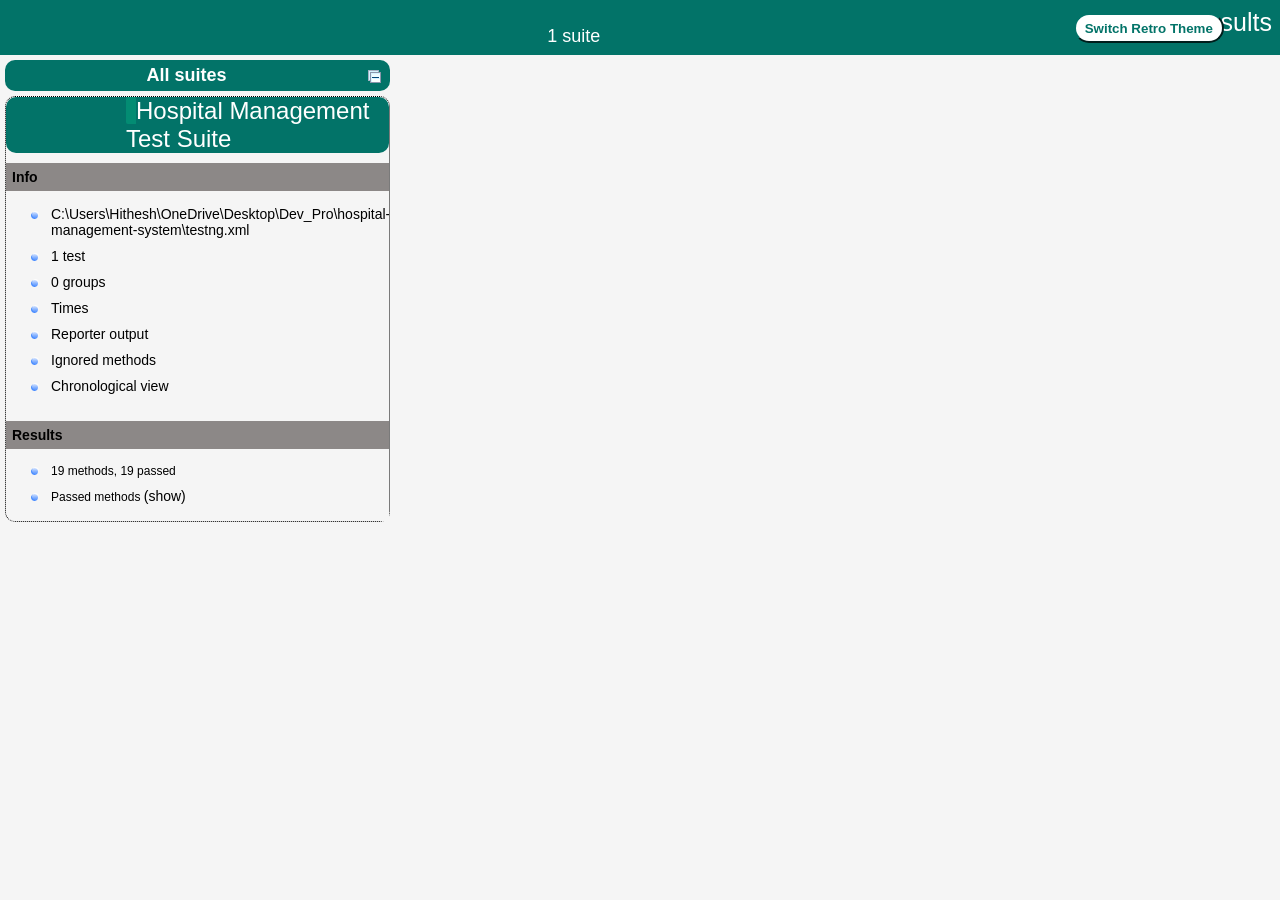
<file: target/surefire-reports/index.html>
<!DOCTYPE html>

<html>
  <head>
  <meta charset='utf-8'>
  <title>TestNG reports</title>

    <link type="text/css" href="testng-reports1.css" rel="stylesheet" id="ultra" />
    <link type="text/css" href="testng-reports.css" rel="stylesheet" id="retro" disabled="false"/>
    <script type="text/javascript" src="jquery-3.6.0.min.js"></script>
    <script type="text/javascript" src="testng-reports.js"></script>
    <script type="text/javascript" src="https://www.google.com/jsapi"></script>
    <script type='text/javascript'>
      google.load('visualization', '1', {packages:['table']});
      google.setOnLoadCallback(drawTable);
      var suiteTableInitFunctions = new Array();
      var suiteTableData = new Array();
    </script>
    <!--
      <script type="text/javascript" src="jquery-ui/js/jquery-ui-1.8.16.custom.min.js"></script>
     -->
  </head>

  <body>    <div class="top-banner-root">
      <span class="top-banner-title-font">Test results</span>
      <button id="button" class="button">Switch Retro Theme</button> <!-- button -->
      <br/>
      <span class="top-banner-font-1">1 suite</span>
    </div> <!-- top-banner-root -->
    <div class="navigator-root">
      <div class="navigator-suite-header">
        <span>All suites</span>
        <a href="#" title="Collapse/expand all the suites" class="collapse-all-link">
          <img src="collapseall.gif" class="collapse-all-icon">
          </img> <!-- collapse-all-icon -->
        </a> <!-- collapse-all-link -->
      </div> <!-- navigator-suite-header -->
      <div class="suite">
        <div class="rounded-window">
          <div class="suite-header light-rounded-window-top">
            <a href="#" panel-name="suite-Hospital_Management_Test_Suite" class="navigator-link">
              <span class="suite-name border-passed">Hospital Management Test Suite</span>
            </a> <!-- navigator-link -->
          </div> <!-- suite-header light-rounded-window-top -->
          <div class="navigator-suite-content">
            <div class="suite-section-title">
              <span>Info</span>
            </div> <!-- suite-section-title -->
            <div class="suite-section-content">
              <ul>
                <li>
                  <a href="#" panel-name="test-xml-Hospital_Management_Test_Suite" class="navigator-link ">
                    <span>C:\Users\Hithesh\OneDrive\Desktop\Dev_Pro\hospital-management-system\testng.xml</span>
                  </a> <!-- navigator-link  -->
                </li>
                <li>
                  <a href="#" panel-name="testlist-Hospital_Management_Test_Suite" class="navigator-link ">
                    <span class="test-stats">1 test</span>
                  </a> <!-- navigator-link  -->
                </li>
                <li>
                  <a href="#" panel-name="group-Hospital_Management_Test_Suite" class="navigator-link ">
                    <span>0 groups</span>
                  </a> <!-- navigator-link  -->
                </li>
                <li>
                  <a href="#" panel-name="times-Hospital_Management_Test_Suite" class="navigator-link ">
                    <span>Times</span>
                  </a> <!-- navigator-link  -->
                </li>
                <li>
                  <a href="#" panel-name="reporter-Hospital_Management_Test_Suite" class="navigator-link ">
                    <span>Reporter output</span>
                  </a> <!-- navigator-link  -->
                </li>
                <li>
                  <a href="#" panel-name="ignored-methods-Hospital_Management_Test_Suite" class="navigator-link ">
                    <span>Ignored methods</span>
                  </a> <!-- navigator-link  -->
                </li>
                <li>
                  <a href="#" panel-name="chronological-Hospital_Management_Test_Suite" class="navigator-link ">
                    <span>Chronological view</span>
                  </a> <!-- navigator-link  -->
                </li>
              </ul>
            </div> <!-- suite-section-content -->
            <div class="result-section">
              <div class="suite-section-title">
                <span>Results</span>
              </div> <!-- suite-section-title -->
              <div class="suite-section-content">
                <ul>
                  <li>
                    <span class="method-stats">19 methods,   19 passed</span>
                  </li>
                  <li>
                    <span class="method-list-title passed">Passed methods</span>
                    <span class="show-or-hide-methods passed">
                      <a href="#" panel-name="suite-Hospital_Management_Test_Suite" class="hide-methods passed suite-Hospital_Management_Test_Suite"> (hide)</a> <!-- hide-methods passed suite-Hospital_Management_Test_Suite -->
                      <a href="#" panel-name="suite-Hospital_Management_Test_Suite" class="show-methods passed suite-Hospital_Management_Test_Suite"> (show)</a> <!-- show-methods passed suite-Hospital_Management_Test_Suite -->
                    </span>
                    <div class="method-list-content passed suite-Hospital_Management_Test_Suite">
                      <span>
                        <img src="passed.png" width="3%"/>
                        <a href="#" panel-name="suite-Hospital_Management_Test_Suite" title="com.hospital.HospitalServiceTest" class="method navigator-link" hash-for-method="testAddMultiplePatients">testAddMultiplePatients</a> <!-- method navigator-link -->
                      </span>
                      <br/>
                      <span>
                        <img src="passed.png" width="3%"/>
                        <a href="#" panel-name="suite-Hospital_Management_Test_Suite" title="com.hospital.HospitalServiceTest" class="method navigator-link" hash-for-method="testAddPatient">testAddPatient</a> <!-- method navigator-link -->
                      </span>
                      <br/>
                      <span>
                        <img src="passed.png" width="3%"/>
                        <a href="#" panel-name="suite-Hospital_Management_Test_Suite" title="com.hospital.HospitalServiceTest" class="method navigator-link" hash-for-method="testAppointmentStatusIsActive">testAppointmentStatusIsActive</a> <!-- method navigator-link -->
                      </span>
                      <br/>
                      <span>
                        <img src="passed.png" width="3%"/>
                        <a href="#" panel-name="suite-Hospital_Management_Test_Suite" title="com.hospital.HospitalServiceTest" class="method navigator-link" hash-for-method="testBookAppointment">testBookAppointment</a> <!-- method navigator-link -->
                      </span>
                      <br/>
                      <span>
                        <img src="passed.png" width="3%"/>
                        <a href="#" panel-name="suite-Hospital_Management_Test_Suite" title="com.hospital.HospitalServiceTest" class="method navigator-link" hash-for-method="testDefaultDoctorsLoaded">testDefaultDoctorsLoaded</a> <!-- method navigator-link -->
                      </span>
                      <br/>
                      <span>
                        <img src="passed.png" width="3%"/>
                        <a href="#" panel-name="suite-Hospital_Management_Test_Suite" title="com.hospital.HospitalServiceTest" class="method navigator-link" hash-for-method="testDoctorCannotSeeOtherDoctorAppointments">testDoctorCannotSeeOtherDoctorAppointments</a> <!-- method navigator-link -->
                      </span>
                      <br/>
                      <span>
                        <img src="passed.png" width="3%"/>
                        <a href="#" panel-name="suite-Hospital_Management_Test_Suite" title="com.hospital.HospitalServiceTest" class="method navigator-link" hash-for-method="testDoctorNamesAreCorrect">testDoctorNamesAreCorrect</a> <!-- method navigator-link -->
                      </span>
                      <br/>
                      <span>
                        <img src="passed.png" width="3%"/>
                        <a href="#" panel-name="suite-Hospital_Management_Test_Suite" title="com.hospital.HospitalServiceTest" class="method navigator-link" hash-for-method="testDoctorWithNoPrescriptionsReturnsEmpty">testDoctorWithNoPrescriptionsReturnsEmpty</a> <!-- method navigator-link -->
                      </span>
                      <br/>
                      <span>
                        <img src="passed.png" width="3%"/>
                        <a href="#" panel-name="suite-Hospital_Management_Test_Suite" title="com.hospital.HospitalServiceTest" class="method navigator-link" hash-for-method="testDuplicatePatientNotAdded">testDuplicatePatientNotAdded</a> <!-- method navigator-link -->
                      </span>
                      <br/>
                      <span>
                        <img src="passed.png" width="3%"/>
                        <a href="#" panel-name="suite-Hospital_Management_Test_Suite" title="com.hospital.HospitalServiceTest" class="method navigator-link" hash-for-method="testGetDoctorAppointments">testGetDoctorAppointments</a> <!-- method navigator-link -->
                      </span>
                      <br/>
                      <span>
                        <img src="passed.png" width="3%"/>
                        <a href="#" panel-name="suite-Hospital_Management_Test_Suite" title="com.hospital.HospitalServiceTest" class="method navigator-link" hash-for-method="testGetDoctorPrescriptions">testGetDoctorPrescriptions</a> <!-- method navigator-link -->
                      </span>
                      <br/>
                      <span>
                        <img src="passed.png" width="3%"/>
                        <a href="#" panel-name="suite-Hospital_Management_Test_Suite" title="com.hospital.HospitalServiceTest" class="method navigator-link" hash-for-method="testGetPatientAppointments">testGetPatientAppointments</a> <!-- method navigator-link -->
                      </span>
                      <br/>
                      <span>
                        <img src="passed.png" width="3%"/>
                        <a href="#" panel-name="suite-Hospital_Management_Test_Suite" title="com.hospital.HospitalServiceTest" class="method navigator-link" hash-for-method="testGetPatientPrescriptions">testGetPatientPrescriptions</a> <!-- method navigator-link -->
                      </span>
                      <br/>
                      <span>
                        <img src="passed.png" width="3%"/>
                        <a href="#" panel-name="suite-Hospital_Management_Test_Suite" title="com.hospital.HospitalServiceTest" class="method navigator-link" hash-for-method="testIssuePrescription">testIssuePrescription</a> <!-- method navigator-link -->
                      </span>
                      <br/>
                      <span>
                        <img src="passed.png" width="3%"/>
                        <a href="#" panel-name="suite-Hospital_Management_Test_Suite" title="com.hospital.HospitalServiceTest" class="method navigator-link" hash-for-method="testPatientIdAutoAssigned">testPatientIdAutoAssigned</a> <!-- method navigator-link -->
                      </span>
                      <br/>
                      <span>
                        <img src="passed.png" width="3%"/>
                        <a href="#" panel-name="suite-Hospital_Management_Test_Suite" title="com.hospital.HospitalServiceTest" class="method navigator-link" hash-for-method="testPatientIdIncrementsCorrectly">testPatientIdIncrementsCorrectly</a> <!-- method navigator-link -->
                      </span>
                      <br/>
                      <span>
                        <img src="passed.png" width="3%"/>
                        <a href="#" panel-name="suite-Hospital_Management_Test_Suite" title="com.hospital.HospitalServiceTest" class="method navigator-link" hash-for-method="testPrescriptionMarksAppointmentDone">testPrescriptionMarksAppointmentDone</a> <!-- method navigator-link -->
                      </span>
                      <br/>
                      <span>
                        <img src="passed.png" width="3%"/>
                        <a href="#" panel-name="suite-Hospital_Management_Test_Suite" title="com.hospital.HospitalServiceTest" class="method navigator-link" hash-for-method="testPrescriptionsNotSharedBetweenDoctors">testPrescriptionsNotSharedBetweenDoctors</a> <!-- method navigator-link -->
                      </span>
                      <br/>
                      <span>
                        <img src="passed.png" width="3%"/>
                        <a href="#" panel-name="suite-Hospital_Management_Test_Suite" title="com.hospital.HospitalServiceTest" class="method navigator-link" hash-for-method="testUnknownPatientReturnsEmptyAppointments">testUnknownPatientReturnsEmptyAppointments</a> <!-- method navigator-link -->
                      </span>
                      <br/>
                    </div> <!-- method-list-content passed suite-Hospital_Management_Test_Suite -->
                  </li>
                </ul>
              </div> <!-- suite-section-content -->
            </div> <!-- result-section -->
          </div> <!-- navigator-suite-content -->
        </div> <!-- rounded-window -->
      </div> <!-- suite -->
    </div> <!-- navigator-root -->
    <div class="wrapper">
      <div class="main-panel-root">
        <div panel-name="suite-Hospital_Management_Test_Suite" class="panel Hospital_Management_Test_Suite">
          <div class="suite-Hospital_Management_Test_Suite-class-passed">
            <div class="main-panel-header rounded-window-top">
              <img src="passed.png"/>
              <span class="class-name">com.hospital.HospitalServiceTest</span>
            </div> <!-- main-panel-header rounded-window-top -->
            <div class="main-panel-content rounded-window-bottom">
              <div class="method">
                <div class="method-content">
                  <a name="testAddMultiplePatients">
                  </a> <!-- testAddMultiplePatients -->
                  <span class="method-name">testAddMultiplePatients</span>
                  <em>
(Two different patients should both be stored)                  </em>
                </div> <!-- method-content -->
              </div> <!-- method -->
              <div class="method">
                <div class="method-content">
                  <a name="testAddPatient">
                  </a> <!-- testAddPatient -->
                  <span class="method-name">testAddPatient</span>
                  <em>
(A new patient should be saved successfully)                  </em>
                </div> <!-- method-content -->
              </div> <!-- method -->
              <div class="method">
                <div class="method-content">
                  <a name="testAppointmentStatusIsActive">
                  </a> <!-- testAppointmentStatusIsActive -->
                  <span class="method-name">testAppointmentStatusIsActive</span>
                  <em>
(Appointment status should remain active after booking)                  </em>
                </div> <!-- method-content -->
              </div> <!-- method -->
              <div class="method">
                <div class="method-content">
                  <a name="testBookAppointment">
                  </a> <!-- testBookAppointment -->
                  <span class="method-name">testBookAppointment</span>
                  <em>
(A booked appointment should appear in the appointments list)                  </em>
                </div> <!-- method-content -->
              </div> <!-- method -->
              <div class="method">
                <div class="method-content">
                  <a name="testDefaultDoctorsLoaded">
                  </a> <!-- testDefaultDoctorsLoaded -->
                  <span class="method-name">testDefaultDoctorsLoaded</span>
                  <em>
(Service should pre-load 3 default doctors on startup)                  </em>
                </div> <!-- method-content -->
              </div> <!-- method -->
              <div class="method">
                <div class="method-content">
                  <a name="testDoctorCannotSeeOtherDoctorAppointments">
                  </a> <!-- testDoctorCannotSeeOtherDoctorAppointments -->
                  <span class="method-name">testDoctorCannotSeeOtherDoctorAppointments</span>
                  <em>
(Doctor should not see appointments booked with another doctor)                  </em>
                </div> <!-- method-content -->
              </div> <!-- method -->
              <div class="method">
                <div class="method-content">
                  <a name="testDoctorNamesAreCorrect">
                  </a> <!-- testDoctorNamesAreCorrect -->
                  <span class="method-name">testDoctorNamesAreCorrect</span>
                  <em>
(Default doctors must be Smith, John and Emily)                  </em>
                </div> <!-- method-content -->
              </div> <!-- method -->
              <div class="method">
                <div class="method-content">
                  <a name="testDoctorWithNoPrescriptionsReturnsEmpty">
                  </a> <!-- testDoctorWithNoPrescriptionsReturnsEmpty -->
                  <span class="method-name">testDoctorWithNoPrescriptionsReturnsEmpty</span>
                  <em>
(Doctor with zero prescriptions should get an empty list not null)                  </em>
                </div> <!-- method-content -->
              </div> <!-- method -->
              <div class="method">
                <div class="method-content">
                  <a name="testDuplicatePatientNotAdded">
                  </a> <!-- testDuplicatePatientNotAdded -->
                  <span class="method-name">testDuplicatePatientNotAdded</span>
                  <em>
(Adding the same patient name twice should be ignored)                  </em>
                </div> <!-- method-content -->
              </div> <!-- method -->
              <div class="method">
                <div class="method-content">
                  <a name="testGetDoctorAppointments">
                  </a> <!-- testGetDoctorAppointments -->
                  <span class="method-name">testGetDoctorAppointments</span>
                  <em>
(getDoctorAppointments should return only appointments for that doctor)                  </em>
                </div> <!-- method-content -->
              </div> <!-- method -->
              <div class="method">
                <div class="method-content">
                  <a name="testGetDoctorPrescriptions">
                  </a> <!-- testGetDoctorPrescriptions -->
                  <span class="method-name">testGetDoctorPrescriptions</span>
                  <em>
(getDoctorPrescriptions should return only that doctor's prescriptions)                  </em>
                </div> <!-- method-content -->
              </div> <!-- method -->
              <div class="method">
                <div class="method-content">
                  <a name="testGetPatientAppointments">
                  </a> <!-- testGetPatientAppointments -->
                  <span class="method-name">testGetPatientAppointments</span>
                  <em>
(getPatientAppointments should return only that patient's appointments)                  </em>
                </div> <!-- method-content -->
              </div> <!-- method -->
              <div class="method">
                <div class="method-content">
                  <a name="testGetPatientPrescriptions">
                  </a> <!-- testGetPatientPrescriptions -->
                  <span class="method-name">testGetPatientPrescriptions</span>
                  <em>
(getPatientPrescriptions should return only that patient's prescriptions)                  </em>
                </div> <!-- method-content -->
              </div> <!-- method -->
              <div class="method">
                <div class="method-content">
                  <a name="testIssuePrescription">
                  </a> <!-- testIssuePrescription -->
                  <span class="method-name">testIssuePrescription</span>
                  <em>
(Issuing a prescription should save it to the prescriptions list)                  </em>
                </div> <!-- method-content -->
              </div> <!-- method -->
              <div class="method">
                <div class="method-content">
                  <a name="testPatientIdAutoAssigned">
                  </a> <!-- testPatientIdAutoAssigned -->
                  <span class="method-name">testPatientIdAutoAssigned</span>
                  <em>
(Patient ID should be auto-assigned starting from 1)                  </em>
                </div> <!-- method-content -->
              </div> <!-- method -->
              <div class="method">
                <div class="method-content">
                  <a name="testPatientIdIncrementsCorrectly">
                  </a> <!-- testPatientIdIncrementsCorrectly -->
                  <span class="method-name">testPatientIdIncrementsCorrectly</span>
                  <em>
(Each new patient should receive a unique incremented ID)                  </em>
                </div> <!-- method-content -->
              </div> <!-- method -->
              <div class="method">
                <div class="method-content">
                  <a name="testPrescriptionMarksAppointmentDone">
                  </a> <!-- testPrescriptionMarksAppointmentDone -->
                  <span class="method-name">testPrescriptionMarksAppointmentDone</span>
                  <em>
(After prescription is issued the appointment status must change to done)                  </em>
                </div> <!-- method-content -->
              </div> <!-- method -->
              <div class="method">
                <div class="method-content">
                  <a name="testPrescriptionsNotSharedBetweenDoctors">
                  </a> <!-- testPrescriptionsNotSharedBetweenDoctors -->
                  <span class="method-name">testPrescriptionsNotSharedBetweenDoctors</span>
                  <em>
(Prescription issued by Smith should not appear under John)                  </em>
                </div> <!-- method-content -->
              </div> <!-- method -->
              <div class="method">
                <div class="method-content">
                  <a name="testUnknownPatientReturnsEmptyAppointments">
                  </a> <!-- testUnknownPatientReturnsEmptyAppointments -->
                  <span class="method-name">testUnknownPatientReturnsEmptyAppointments</span>
                  <em>
(Patient with no appointments should return an empty list not null)                  </em>
                </div> <!-- method-content -->
              </div> <!-- method -->
            </div> <!-- main-panel-content rounded-window-bottom -->
          </div> <!-- suite-Hospital_Management_Test_Suite-class-passed -->
        </div> <!-- panel Hospital_Management_Test_Suite -->
        <div panel-name="test-xml-Hospital_Management_Test_Suite" class="panel">
          <div class="main-panel-header rounded-window-top">
            <span class="header-content">C:\Users\Hithesh\OneDrive\Desktop\Dev_Pro\hospital-management-system\testng.xml</span>
          </div> <!-- main-panel-header rounded-window-top -->
          <div class="main-panel-content rounded-window-bottom">
            <pre>
&lt;?xml version=&quot;1.0&quot; encoding=&quot;UTF-8&quot;?&gt;
&lt;!DOCTYPE suite SYSTEM &quot;https://testng.org/testng-1.0.dtd&quot;&gt;
&lt;suite name=&quot;Hospital Management Test Suite&quot; guice-stage=&quot;DEVELOPMENT&quot; verbose=&quot;0&quot;&gt;
  &lt;test thread-count=&quot;5&quot; name=&quot;Hospital Service Tests&quot; verbose=&quot;0&quot;&gt;
    &lt;classes&gt;
      &lt;class name=&quot;com.hospital.HospitalServiceTest&quot;/&gt;
    &lt;/classes&gt;
  &lt;/test&gt; &lt;!-- Hospital Service Tests --&gt;
&lt;/suite&gt; &lt;!-- Hospital Management Test Suite --&gt;
            </pre>
          </div> <!-- main-panel-content rounded-window-bottom -->
        </div> <!-- panel -->
        <div panel-name="testlist-Hospital_Management_Test_Suite" class="panel">
          <div class="main-panel-header rounded-window-top">
            <span class="header-content">Tests for Hospital Management Test Suite</span>
          </div> <!-- main-panel-header rounded-window-top -->
          <div class="main-panel-content rounded-window-bottom">
            <ul>
              <li>
                <span class="test-name">Hospital Service Tests (1 class)</span>
              </li>
            </ul>
          </div> <!-- main-panel-content rounded-window-bottom -->
        </div> <!-- panel -->
        <div panel-name="group-Hospital_Management_Test_Suite" class="panel">
          <div class="main-panel-header rounded-window-top">
            <span class="header-content">Groups for Hospital Management Test Suite</span>
          </div> <!-- main-panel-header rounded-window-top -->
          <div class="main-panel-content rounded-window-bottom">
          </div> <!-- main-panel-content rounded-window-bottom -->
        </div> <!-- panel -->
        <div panel-name="times-Hospital_Management_Test_Suite" class="panel">
          <div class="main-panel-header rounded-window-top">
            <span class="header-content">Times for Hospital Management Test Suite</span>
          </div> <!-- main-panel-header rounded-window-top -->
          <div class="main-panel-content rounded-window-bottom">
            <div class="times-div">
              <script type="text/javascript">
suiteTableInitFunctions.push('tableData_Hospital_Management_Test_Suite');
function tableData_Hospital_Management_Test_Suite() {
var data = new google.visualization.DataTable();
data.addColumn('number', 'Number');
data.addColumn('string', 'Method');
data.addColumn('string', 'Class');
data.addColumn('number', 'Time (ms)');
data.addRows(19);
data.setCell(0, 0, 0)
data.setCell(0, 1, 'testAddMultiplePatients')
data.setCell(0, 2, 'com.hospital.HospitalServiceTest')
data.setCell(0, 3, 6);
data.setCell(1, 0, 1)
data.setCell(1, 1, 'testDoctorNamesAreCorrect')
data.setCell(1, 2, 'com.hospital.HospitalServiceTest')
data.setCell(1, 3, 2);
data.setCell(2, 0, 2)
data.setCell(2, 1, 'testGetPatientPrescriptions')
data.setCell(2, 2, 'com.hospital.HospitalServiceTest')
data.setCell(2, 3, 1);
data.setCell(3, 0, 3)
data.setCell(3, 1, 'testGetDoctorPrescriptions')
data.setCell(3, 2, 'com.hospital.HospitalServiceTest')
data.setCell(3, 3, 1);
data.setCell(4, 0, 4)
data.setCell(4, 1, 'testDuplicatePatientNotAdded')
data.setCell(4, 2, 'com.hospital.HospitalServiceTest')
data.setCell(4, 3, 1);
data.setCell(5, 0, 5)
data.setCell(5, 1, 'testIssuePrescription')
data.setCell(5, 2, 'com.hospital.HospitalServiceTest')
data.setCell(5, 3, 1);
data.setCell(6, 0, 6)
data.setCell(6, 1, 'testPrescriptionsNotSharedBetweenDoctors')
data.setCell(6, 2, 'com.hospital.HospitalServiceTest')
data.setCell(6, 3, 1);
data.setCell(7, 0, 7)
data.setCell(7, 1, 'testGetPatientAppointments')
data.setCell(7, 2, 'com.hospital.HospitalServiceTest')
data.setCell(7, 3, 1);
data.setCell(8, 0, 8)
data.setCell(8, 1, 'testDoctorWithNoPrescriptionsReturnsEmpty')
data.setCell(8, 2, 'com.hospital.HospitalServiceTest')
data.setCell(8, 3, 1);
data.setCell(9, 0, 9)
data.setCell(9, 1, 'testDoctorCannotSeeOtherDoctorAppointments')
data.setCell(9, 2, 'com.hospital.HospitalServiceTest')
data.setCell(9, 3, 1);
data.setCell(10, 0, 10)
data.setCell(10, 1, 'testPatientIdIncrementsCorrectly')
data.setCell(10, 2, 'com.hospital.HospitalServiceTest')
data.setCell(10, 3, 1);
data.setCell(11, 0, 11)
data.setCell(11, 1, 'testPatientIdAutoAssigned')
data.setCell(11, 2, 'com.hospital.HospitalServiceTest')
data.setCell(11, 3, 1);
data.setCell(12, 0, 12)
data.setCell(12, 1, 'testDefaultDoctorsLoaded')
data.setCell(12, 2, 'com.hospital.HospitalServiceTest')
data.setCell(12, 3, 0);
data.setCell(13, 0, 13)
data.setCell(13, 1, 'testAddPatient')
data.setCell(13, 2, 'com.hospital.HospitalServiceTest')
data.setCell(13, 3, 0);
data.setCell(14, 0, 14)
data.setCell(14, 1, 'testGetDoctorAppointments')
data.setCell(14, 2, 'com.hospital.HospitalServiceTest')
data.setCell(14, 3, 0);
data.setCell(15, 0, 15)
data.setCell(15, 1, 'testPrescriptionMarksAppointmentDone')
data.setCell(15, 2, 'com.hospital.HospitalServiceTest')
data.setCell(15, 3, 0);
data.setCell(16, 0, 16)
data.setCell(16, 1, 'testBookAppointment')
data.setCell(16, 2, 'com.hospital.HospitalServiceTest')
data.setCell(16, 3, 0);
data.setCell(17, 0, 17)
data.setCell(17, 1, 'testUnknownPatientReturnsEmptyAppointments')
data.setCell(17, 2, 'com.hospital.HospitalServiceTest')
data.setCell(17, 3, 0);
data.setCell(18, 0, 18)
data.setCell(18, 1, 'testAppointmentStatusIsActive')
data.setCell(18, 2, 'com.hospital.HospitalServiceTest')
data.setCell(18, 3, 0);
window.suiteTableData['Hospital_Management_Test_Suite']= { tableData: data, tableDiv: 'times-div-Hospital_Management_Test_Suite'}
return data;
}
              </script>
              <span class="suite-total-time">Total running time: 18 ms</span>
              <div id="times-div-Hospital_Management_Test_Suite">
              </div> <!-- times-div-Hospital_Management_Test_Suite -->
            </div> <!-- times-div -->
          </div> <!-- main-panel-content rounded-window-bottom -->
        </div> <!-- panel -->
        <div panel-name="reporter-Hospital_Management_Test_Suite" class="panel">
          <div class="main-panel-header rounded-window-top">
            <span class="header-content">Reporter output for Hospital Management Test Suite</span>
          </div> <!-- main-panel-header rounded-window-top -->
          <div class="main-panel-content rounded-window-bottom">
          </div> <!-- main-panel-content rounded-window-bottom -->
        </div> <!-- panel -->
        <div panel-name="ignored-methods-Hospital_Management_Test_Suite" class="panel">
          <div class="main-panel-header rounded-window-top">
            <span class="header-content">0 ignored methods</span>
          </div> <!-- main-panel-header rounded-window-top -->
          <div class="main-panel-content rounded-window-bottom">
          </div> <!-- main-panel-content rounded-window-bottom -->
        </div> <!-- panel -->
        <div panel-name="chronological-Hospital_Management_Test_Suite" class="panel">
          <div class="main-panel-header rounded-window-top">
            <span class="header-content">Methods in chronological order</span>
          </div> <!-- main-panel-header rounded-window-top -->
          <div class="main-panel-content rounded-window-bottom">
            <div class="chronological-class">
              <div class="chronological-class-name">com.hospital.HospitalServiceTest</div> <!-- chronological-class-name -->
              <div class="configuration-method before">
                <span class="method-name">setUp</span>
                <span class="method-start">0 ms</span>
              </div> <!-- configuration-method before -->
              <div class="test-method">
                <span class="method-name">testAddMultiplePatients</span>
                <span class="method-start">13 ms</span>
              </div> <!-- test-method -->
              <div class="configuration-method before">
                <span class="method-name">setUp</span>
                <span class="method-start">22 ms</span>
              </div> <!-- configuration-method before -->
              <div class="test-method">
                <span class="method-name">testAddPatient</span>
                <span class="method-start">23 ms</span>
              </div> <!-- test-method -->
              <div class="configuration-method before">
                <span class="method-name">setUp</span>
                <span class="method-start">24 ms</span>
              </div> <!-- configuration-method before -->
              <div class="test-method">
                <span class="method-name">testAppointmentStatusIsActive</span>
                <span class="method-start">25 ms</span>
              </div> <!-- test-method -->
              <div class="configuration-method before">
                <span class="method-name">setUp</span>
                <span class="method-start">26 ms</span>
              </div> <!-- configuration-method before -->
              <div class="test-method">
                <span class="method-name">testBookAppointment</span>
                <span class="method-start">27 ms</span>
              </div> <!-- test-method -->
              <div class="configuration-method before">
                <span class="method-name">setUp</span>
                <span class="method-start">28 ms</span>
              </div> <!-- configuration-method before -->
              <div class="test-method">
                <span class="method-name">testDefaultDoctorsLoaded</span>
                <span class="method-start">29 ms</span>
              </div> <!-- test-method -->
              <div class="test-method">
                <span class="method-name">testDoctorCannotSeeOtherDoctorAppointments</span>
                <span class="method-start">30 ms</span>
              </div> <!-- test-method -->
              <div class="configuration-method before">
                <span class="method-name">setUp</span>
                <span class="method-start">30 ms</span>
              </div> <!-- configuration-method before -->
              <div class="test-method">
                <span class="method-name">testDoctorNamesAreCorrect</span>
                <span class="method-start">32 ms</span>
              </div> <!-- test-method -->
              <div class="configuration-method before">
                <span class="method-name">setUp</span>
                <span class="method-start">32 ms</span>
              </div> <!-- configuration-method before -->
              <div class="configuration-method before">
                <span class="method-name">setUp</span>
                <span class="method-start">35 ms</span>
              </div> <!-- configuration-method before -->
              <div class="test-method">
                <span class="method-name">testDoctorWithNoPrescriptionsReturnsEmpty</span>
                <span class="method-start">35 ms</span>
              </div> <!-- test-method -->
              <div class="test-method">
                <span class="method-name">testDuplicatePatientNotAdded</span>
                <span class="method-start">37 ms</span>
              </div> <!-- test-method -->
              <div class="configuration-method before">
                <span class="method-name">setUp</span>
                <span class="method-start">37 ms</span>
              </div> <!-- configuration-method before -->
              <div class="configuration-method before">
                <span class="method-name">setUp</span>
                <span class="method-start">38 ms</span>
              </div> <!-- configuration-method before -->
              <div class="test-method">
                <span class="method-name">testGetDoctorAppointments</span>
                <span class="method-start">39 ms</span>
              </div> <!-- test-method -->
              <div class="configuration-method before">
                <span class="method-name">setUp</span>
                <span class="method-start">40 ms</span>
              </div> <!-- configuration-method before -->
              <div class="test-method">
                <span class="method-name">testGetDoctorPrescriptions</span>
                <span class="method-start">40 ms</span>
              </div> <!-- test-method -->
              <div class="test-method">
                <span class="method-name">testGetPatientAppointments</span>
                <span class="method-start">41 ms</span>
              </div> <!-- test-method -->
              <div class="configuration-method before">
                <span class="method-name">setUp</span>
                <span class="method-start">41 ms</span>
              </div> <!-- configuration-method before -->
              <div class="test-method">
                <span class="method-name">testGetPatientPrescriptions</span>
                <span class="method-start">43 ms</span>
              </div> <!-- test-method -->
              <div class="configuration-method before">
                <span class="method-name">setUp</span>
                <span class="method-start">43 ms</span>
              </div> <!-- configuration-method before -->
              <div class="test-method">
                <span class="method-name">testIssuePrescription</span>
                <span class="method-start">45 ms</span>
              </div> <!-- test-method -->
              <div class="configuration-method before">
                <span class="method-name">setUp</span>
                <span class="method-start">45 ms</span>
              </div> <!-- configuration-method before -->
              <div class="test-method">
                <span class="method-name">testPatientIdAutoAssigned</span>
                <span class="method-start">47 ms</span>
              </div> <!-- test-method -->
              <div class="configuration-method before">
                <span class="method-name">setUp</span>
                <span class="method-start">47 ms</span>
              </div> <!-- configuration-method before -->
              <div class="configuration-method before">
                <span class="method-name">setUp</span>
                <span class="method-start">48 ms</span>
              </div> <!-- configuration-method before -->
              <div class="test-method">
                <span class="method-name">testPatientIdIncrementsCorrectly</span>
                <span class="method-start">48 ms</span>
              </div> <!-- test-method -->
              <div class="configuration-method before">
                <span class="method-name">setUp</span>
                <span class="method-start">49 ms</span>
              </div> <!-- configuration-method before -->
              <div class="test-method">
                <span class="method-name">testPrescriptionsNotSharedBetweenDoctors</span>
                <span class="method-start">50 ms</span>
              </div> <!-- test-method -->
              <div class="test-method">
                <span class="method-name">testPrescriptionMarksAppointmentDone</span>
                <span class="method-start">50 ms</span>
              </div> <!-- test-method -->
              <div class="configuration-method before">
                <span class="method-name">setUp</span>
                <span class="method-start">50 ms</span>
              </div> <!-- configuration-method before -->
              <div class="configuration-method before">
                <span class="method-name">setUp</span>
                <span class="method-start">51 ms</span>
              </div> <!-- configuration-method before -->
              <div class="test-method">
                <span class="method-name">testUnknownPatientReturnsEmptyAppointments</span>
                <span class="method-start">52 ms</span>
              </div> <!-- test-method -->
          </div> <!-- main-panel-content rounded-window-bottom -->
        </div> <!-- panel -->
      </div> <!-- main-panel-root -->
    </div> <!-- wrapper -->
  </body>
<script type="text/javascript" src="testng-reports2.js"></script>
</html>
</file>
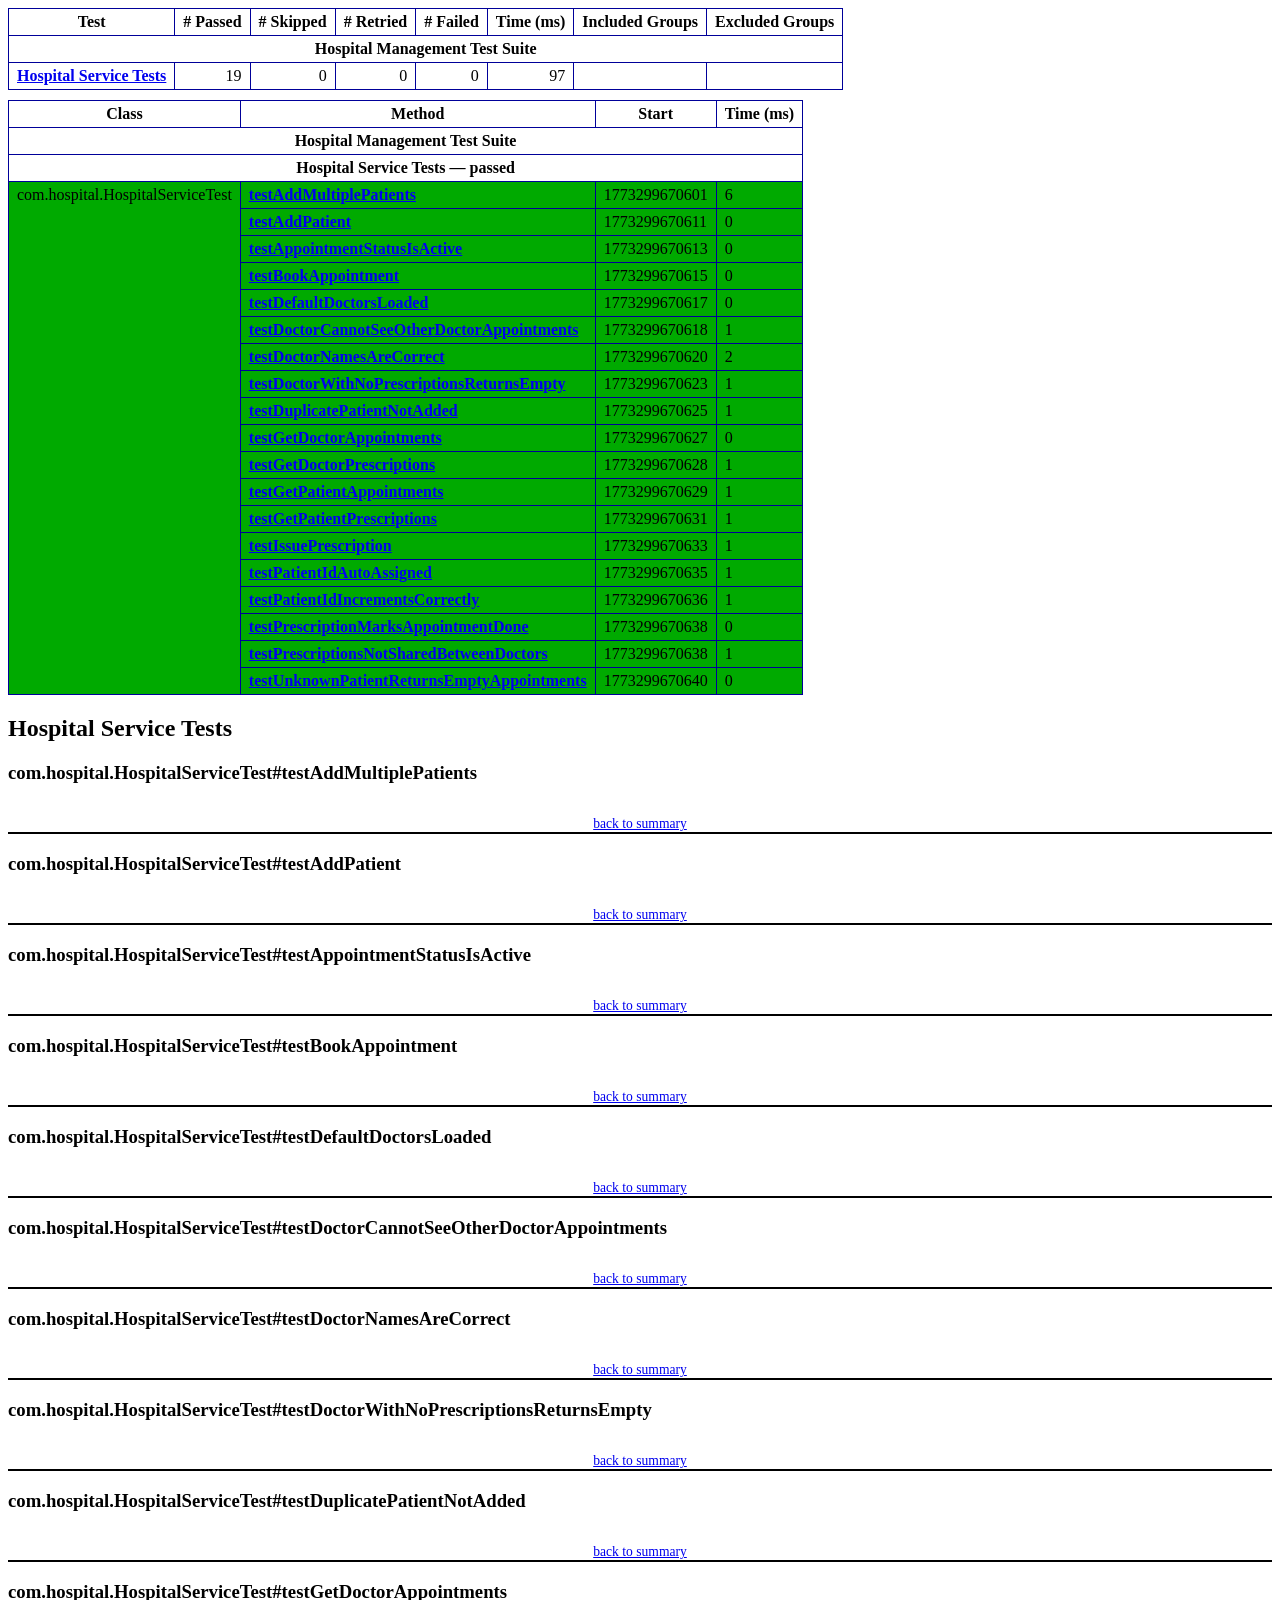
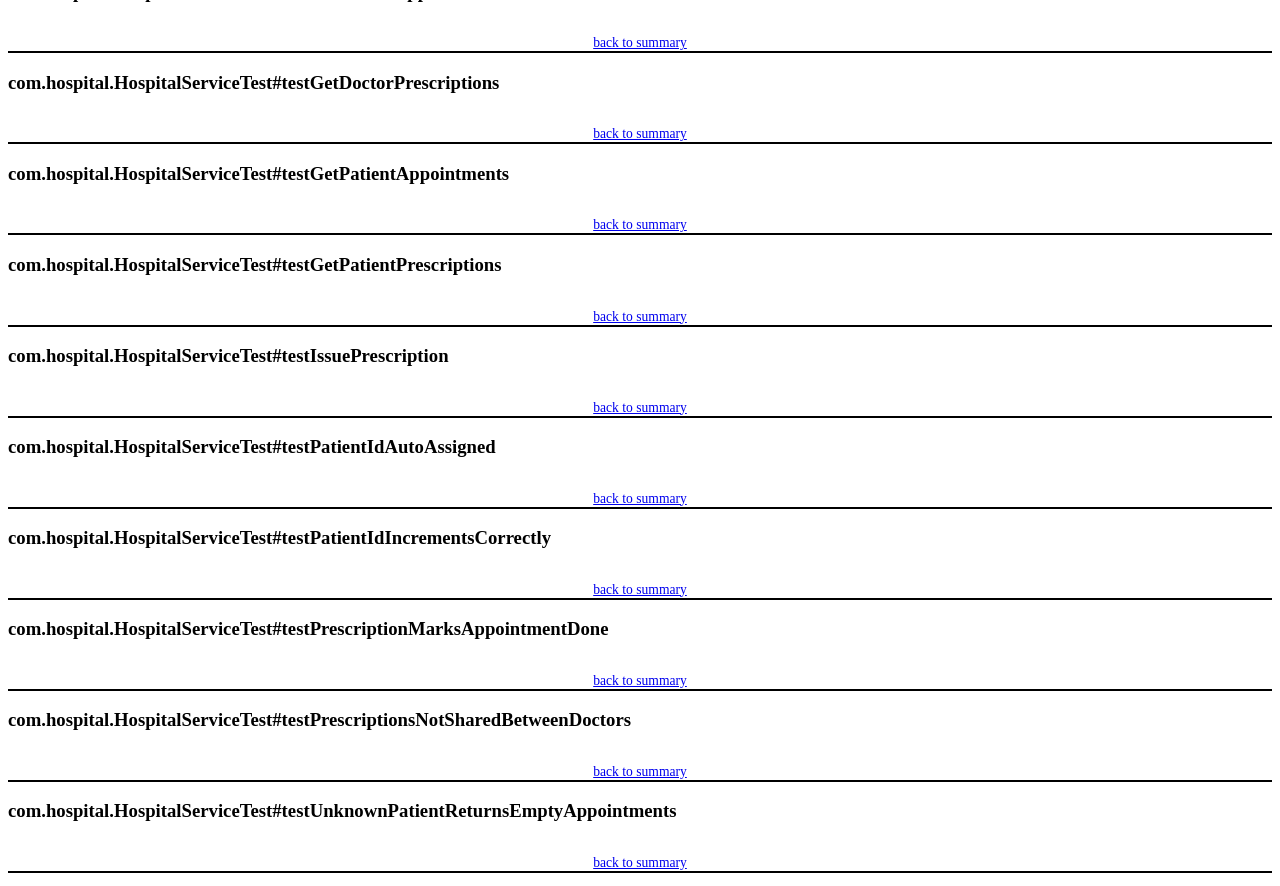
<file: target/surefire-reports/emailable-report.html>
<!DOCTYPE html PUBLIC "-//W3C//DTD XHTML 1.1//EN" "https://www.w3.org/TR/xhtml11/DTD/xhtml11.dtd">
<html xmlns="https://www.w3.org/1999/xhtml">
<head>
<meta http-equiv="content-type" content="text/html; charset=UTF-8"/>
<title>TestNG Report</title>
<style type="text/css">table {margin-bottom:10px;border-collapse:collapse;empty-cells:show}th,td {border:1px solid #009;padding:.25em .5em}th {vertical-align:bottom}td {vertical-align:top}table a {font-weight:bold}.stripe td {background-color: #E6EBF9}.num {text-align:right}.passedodd td {background-color: #3F3}.passedeven td {background-color: #0A0}.skippedodd td {background-color: #DDD}.skippedeven td {background-color: #CCC}.failedodd td,.attn {background-color: #F33}.failedeven td,.stripe .attn {background-color: #D00}.stacktrace {white-space:pre;font-family:monospace}.totop {font-size:85%;text-align:center;border-bottom:2px solid #000}.invisible {display:none}</style>
</head>
<body>
<table>
<tr><th>Test</th><th># Passed</th><th># Skipped</th><th># Retried</th><th># Failed</th><th>Time (ms)</th><th>Included Groups</th><th>Excluded Groups</th></tr>
<tr><th colspan="8">Hospital Management Test Suite</th></tr>
<tr><td><a href="#t0">Hospital Service Tests</a></td><td class="num">19</td><td class="num">0</td><td class="num">0</td><td class="num">0</td><td class="num">97</td><td></td><td></td></tr>
</table>
<table id='summary'><thead><tr><th>Class</th><th>Method</th><th>Start</th><th>Time (ms)</th></tr></thead><tbody><tr><th colspan="4">Hospital Management Test Suite</th></tr></tbody><tbody id="t0"><tr><th colspan="4">Hospital Service Tests &#8212; passed</th></tr><tr class="passedeven"><td rowspan="19">com.hospital.HospitalServiceTest</td><td><a href="#m0">testAddMultiplePatients</a></td><td rowspan="1">1773299670601</td><td rowspan="1">6</td></tr><tr class="passedeven"><td><a href="#m1">testAddPatient</a></td><td rowspan="1">1773299670611</td><td rowspan="1">0</td></tr><tr class="passedeven"><td><a href="#m2">testAppointmentStatusIsActive</a></td><td rowspan="1">1773299670613</td><td rowspan="1">0</td></tr><tr class="passedeven"><td><a href="#m3">testBookAppointment</a></td><td rowspan="1">1773299670615</td><td rowspan="1">0</td></tr><tr class="passedeven"><td><a href="#m4">testDefaultDoctorsLoaded</a></td><td rowspan="1">1773299670617</td><td rowspan="1">0</td></tr><tr class="passedeven"><td><a href="#m5">testDoctorCannotSeeOtherDoctorAppointments</a></td><td rowspan="1">1773299670618</td><td rowspan="1">1</td></tr><tr class="passedeven"><td><a href="#m6">testDoctorNamesAreCorrect</a></td><td rowspan="1">1773299670620</td><td rowspan="1">2</td></tr><tr class="passedeven"><td><a href="#m7">testDoctorWithNoPrescriptionsReturnsEmpty</a></td><td rowspan="1">1773299670623</td><td rowspan="1">1</td></tr><tr class="passedeven"><td><a href="#m8">testDuplicatePatientNotAdded</a></td><td rowspan="1">1773299670625</td><td rowspan="1">1</td></tr><tr class="passedeven"><td><a href="#m9">testGetDoctorAppointments</a></td><td rowspan="1">1773299670627</td><td rowspan="1">0</td></tr><tr class="passedeven"><td><a href="#m10">testGetDoctorPrescriptions</a></td><td rowspan="1">1773299670628</td><td rowspan="1">1</td></tr><tr class="passedeven"><td><a href="#m11">testGetPatientAppointments</a></td><td rowspan="1">1773299670629</td><td rowspan="1">1</td></tr><tr class="passedeven"><td><a href="#m12">testGetPatientPrescriptions</a></td><td rowspan="1">1773299670631</td><td rowspan="1">1</td></tr><tr class="passedeven"><td><a href="#m13">testIssuePrescription</a></td><td rowspan="1">1773299670633</td><td rowspan="1">1</td></tr><tr class="passedeven"><td><a href="#m14">testPatientIdAutoAssigned</a></td><td rowspan="1">1773299670635</td><td rowspan="1">1</td></tr><tr class="passedeven"><td><a href="#m15">testPatientIdIncrementsCorrectly</a></td><td rowspan="1">1773299670636</td><td rowspan="1">1</td></tr><tr class="passedeven"><td><a href="#m16">testPrescriptionMarksAppointmentDone</a></td><td rowspan="1">1773299670638</td><td rowspan="1">0</td></tr><tr class="passedeven"><td><a href="#m17">testPrescriptionsNotSharedBetweenDoctors</a></td><td rowspan="1">1773299670638</td><td rowspan="1">1</td></tr><tr class="passedeven"><td><a href="#m18">testUnknownPatientReturnsEmptyAppointments</a></td><td rowspan="1">1773299670640</td><td rowspan="1">0</td></tr></tbody>
</table>
<h2>Hospital Service Tests</h2><h3 id="m0">com.hospital.HospitalServiceTest#testAddMultiplePatients</h3><table class="result"><tr><th class="invisible"/></tr></table><p class="totop"><a href="#summary">back to summary</a></p>
<h3 id="m1">com.hospital.HospitalServiceTest#testAddPatient</h3><table class="result"><tr><th class="invisible"/></tr></table><p class="totop"><a href="#summary">back to summary</a></p>
<h3 id="m2">com.hospital.HospitalServiceTest#testAppointmentStatusIsActive</h3><table class="result"><tr><th class="invisible"/></tr></table><p class="totop"><a href="#summary">back to summary</a></p>
<h3 id="m3">com.hospital.HospitalServiceTest#testBookAppointment</h3><table class="result"><tr><th class="invisible"/></tr></table><p class="totop"><a href="#summary">back to summary</a></p>
<h3 id="m4">com.hospital.HospitalServiceTest#testDefaultDoctorsLoaded</h3><table class="result"><tr><th class="invisible"/></tr></table><p class="totop"><a href="#summary">back to summary</a></p>
<h3 id="m5">com.hospital.HospitalServiceTest#testDoctorCannotSeeOtherDoctorAppointments</h3><table class="result"><tr><th class="invisible"/></tr></table><p class="totop"><a href="#summary">back to summary</a></p>
<h3 id="m6">com.hospital.HospitalServiceTest#testDoctorNamesAreCorrect</h3><table class="result"><tr><th class="invisible"/></tr></table><p class="totop"><a href="#summary">back to summary</a></p>
<h3 id="m7">com.hospital.HospitalServiceTest#testDoctorWithNoPrescriptionsReturnsEmpty</h3><table class="result"><tr><th class="invisible"/></tr></table><p class="totop"><a href="#summary">back to summary</a></p>
<h3 id="m8">com.hospital.HospitalServiceTest#testDuplicatePatientNotAdded</h3><table class="result"><tr><th class="invisible"/></tr></table><p class="totop"><a href="#summary">back to summary</a></p>
<h3 id="m9">com.hospital.HospitalServiceTest#testGetDoctorAppointments</h3><table class="result"><tr><th class="invisible"/></tr></table><p class="totop"><a href="#summary">back to summary</a></p>
<h3 id="m10">com.hospital.HospitalServiceTest#testGetDoctorPrescriptions</h3><table class="result"><tr><th class="invisible"/></tr></table><p class="totop"><a href="#summary">back to summary</a></p>
<h3 id="m11">com.hospital.HospitalServiceTest#testGetPatientAppointments</h3><table class="result"><tr><th class="invisible"/></tr></table><p class="totop"><a href="#summary">back to summary</a></p>
<h3 id="m12">com.hospital.HospitalServiceTest#testGetPatientPrescriptions</h3><table class="result"><tr><th class="invisible"/></tr></table><p class="totop"><a href="#summary">back to summary</a></p>
<h3 id="m13">com.hospital.HospitalServiceTest#testIssuePrescription</h3><table class="result"><tr><th class="invisible"/></tr></table><p class="totop"><a href="#summary">back to summary</a></p>
<h3 id="m14">com.hospital.HospitalServiceTest#testPatientIdAutoAssigned</h3><table class="result"><tr><th class="invisible"/></tr></table><p class="totop"><a href="#summary">back to summary</a></p>
<h3 id="m15">com.hospital.HospitalServiceTest#testPatientIdIncrementsCorrectly</h3><table class="result"><tr><th class="invisible"/></tr></table><p class="totop"><a href="#summary">back to summary</a></p>
<h3 id="m16">com.hospital.HospitalServiceTest#testPrescriptionMarksAppointmentDone</h3><table class="result"><tr><th class="invisible"/></tr></table><p class="totop"><a href="#summary">back to summary</a></p>
<h3 id="m17">com.hospital.HospitalServiceTest#testPrescriptionsNotSharedBetweenDoctors</h3><table class="result"><tr><th class="invisible"/></tr></table><p class="totop"><a href="#summary">back to summary</a></p>
<h3 id="m18">com.hospital.HospitalServiceTest#testUnknownPatientReturnsEmptyAppointments</h3><table class="result"><tr><th class="invisible"/></tr></table><p class="totop"><a href="#summary">back to summary</a></p>
</body>
</html>
</file>
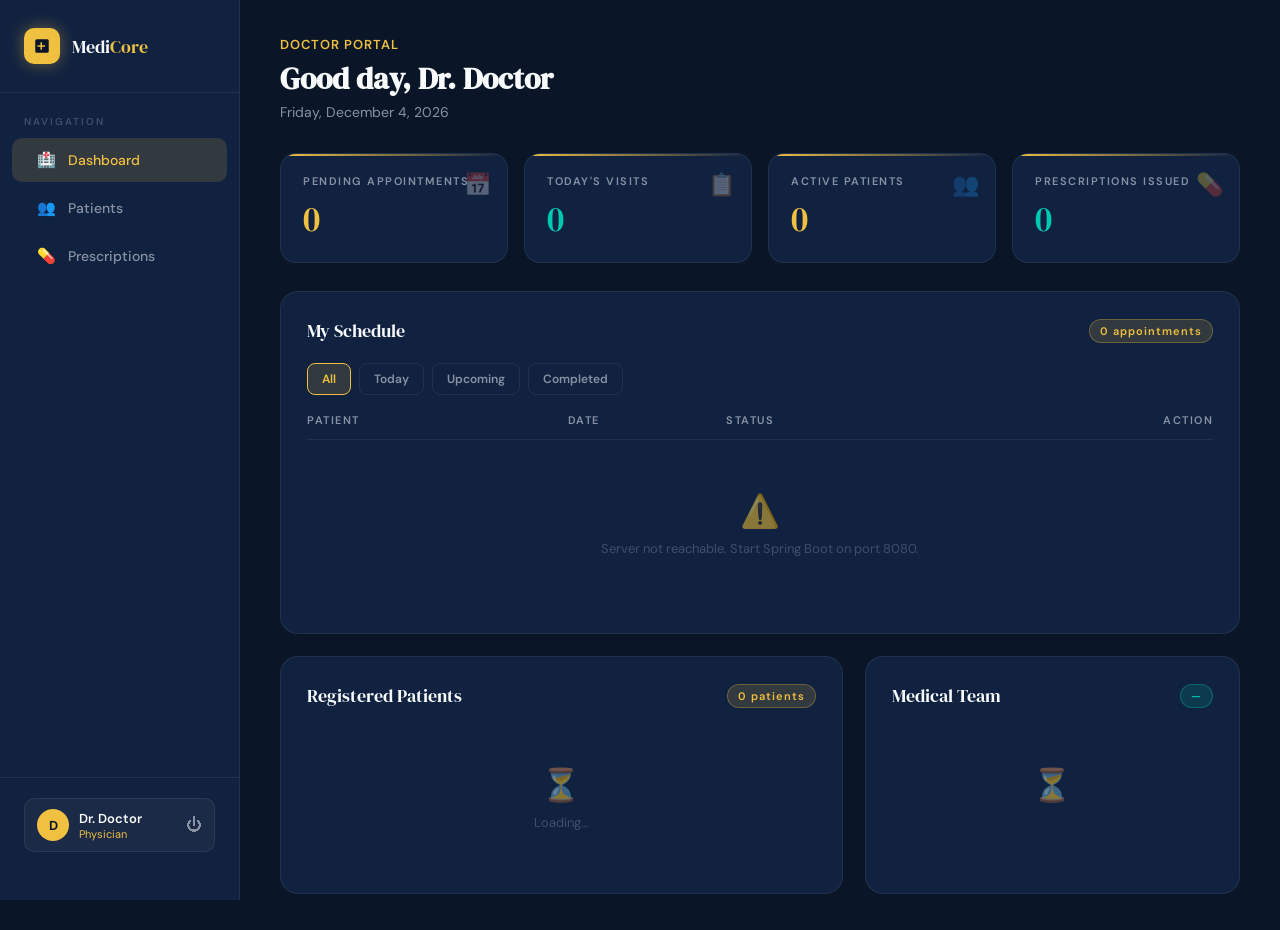
<file: target/classes/static/doctor-dashboard.html>
<!DOCTYPE html>
<html lang="en">
<head>
  <meta charset="UTF-8"/>
  <meta name="viewport" content="width=device-width, initial-scale=1.0"/>
  <title>MediCore — Doctor Dashboard</title>
  <link href="https://fonts.googleapis.com/css2?family=DM+Serif+Display:ital@0;1&family=DM+Sans:wght@300;400;500;600&display=swap" rel="stylesheet"/>
  <style>
    *, *::before, *::after { box-sizing: border-box; margin: 0; padding: 0; }
    :root {
      --navy: #0a1628; --navy-mid: #112240;
      --teal: #00c9b1; --teal-glow: rgba(0,201,177,0.15);
      --gold: #f0c040; --gold-glow: rgba(240,192,64,0.15);
      --red: #ff6b6b; --green: #56d9a0;
      --white: #f8fafc; --muted: #8892a4; --muted2: #3d4f6b;
      --border: rgba(255,255,255,0.07); --sidebar-w: 240px;
    }
    html, body { height: 100%; background: var(--navy); color: var(--white); font-family: 'DM Sans', sans-serif; }

    .sidebar { position: fixed; top: 0; left: 0; bottom: 0; width: var(--sidebar-w); background: var(--navy-mid); border-right: 1px solid var(--border); display: flex; flex-direction: column; z-index: 100; padding: 28px 0; }
    .brand { display: flex; align-items: center; gap: 12px; padding: 0 24px 28px; border-bottom: 1px solid var(--border); }
    .brand-icon { width: 36px; height: 36px; background: var(--gold); border-radius: 10px; display: flex; align-items: center; justify-content: center; box-shadow: 0 0 16px rgba(240,192,64,0.4); }
    .brand-icon svg { width: 18px; height: 18px; fill: var(--navy); }
    .brand-name { font-family: 'DM Serif Display', serif; font-size: 18px; }
    .brand-name span { color: var(--gold); }
    .nav-label { padding: 22px 24px 8px; font-size: 10px; font-weight: 600; letter-spacing: 2px; text-transform: uppercase; color: var(--muted2); }
    .nav-item { display: flex; align-items: center; gap: 12px; padding: 12px 24px; margin: 2px 12px; border-radius: 10px; font-size: 14px; font-weight: 500; color: var(--muted); cursor: pointer; transition: all 0.2s; text-decoration: none; }
    .nav-item:hover { background: rgba(255,255,255,0.05); color: var(--white); }
    .nav-item.active { background: var(--gold-glow); color: var(--gold); }
    .nav-icon { font-size: 15px; width: 20px; text-align: center; }
    .sidebar-footer { margin-top: auto; padding: 20px 24px; border-top: 1px solid var(--border); }
    .user-chip { display: flex; align-items: center; gap: 10px; padding: 10px 12px; background: rgba(255,255,255,0.04); border-radius: 10px; border: 1px solid var(--border); }
    .user-av { width: 32px; height: 32px; border-radius: 50%; background: var(--gold); display: flex; align-items: center; justify-content: center; font-size: 13px; font-weight: 700; color: var(--navy); flex-shrink: 0; }
    .user-info { flex: 1; min-width: 0; }
    .user-name { font-size: 13px; font-weight: 600; white-space: nowrap; overflow: hidden; text-overflow: ellipsis; }
    .user-role { font-size: 11px; color: var(--gold); }
    .logout-btn { background: none; border: none; color: var(--muted); cursor: pointer; font-size: 16px; transition: color 0.2s; }
    .logout-btn:hover { color: var(--red); }

    .main { margin-left: var(--sidebar-w); min-height: 100vh; padding: 36px 40px; }
    @keyframes fadeUp { from { opacity: 0; transform: translateY(14px); } to { opacity: 1; transform: none; } }
    .page-header { margin-bottom: 32px; animation: fadeUp 0.5s 0.05s both; }
    .page-greeting { font-size: 13px; color: var(--gold); font-weight: 600; letter-spacing: 1px; text-transform: uppercase; margin-bottom: 5px; }
    .page-title { font-family: 'DM Serif Display', serif; font-size: 30px; }
    .page-sub { font-size: 14px; color: var(--muted); margin-top: 4px; }

    .stats-grid { display: grid; grid-template-columns: repeat(4,1fr); gap: 16px; margin-bottom: 28px; animation: fadeUp 0.5s 0.1s both; }
    .stat-card { background: var(--navy-mid); border: 1px solid var(--border); border-radius: 16px; padding: 20px 22px; position: relative; overflow: hidden; transition: transform 0.2s, box-shadow 0.2s; }
    .stat-card:hover { transform: translateY(-3px); box-shadow: 0 12px 28px rgba(0,0,0,0.25); }
    .stat-card::before { content:''; position:absolute; top:0; left:0; right:0; height:2px; background: linear-gradient(90deg,var(--gold),transparent); }
    .sc-label { font-size: 11px; font-weight: 600; text-transform: uppercase; letter-spacing: 1.5px; color: var(--muted); margin-bottom: 8px; }
    .sc-val { font-family: 'DM Serif Display', serif; font-size: 34px; color: var(--gold); }
    .sc-val.teal { color: var(--teal); }
    .sc-icon { position: absolute; right: 16px; top: 16px; font-size: 22px; opacity: 0.3; }

    .card { background: var(--navy-mid); border: 1px solid var(--border); border-radius: 18px; padding: 26px; animation: fadeUp 0.5s 0.15s both; }
    .card-head { display: flex; align-items: center; justify-content: space-between; margin-bottom: 20px; flex-wrap: wrap; gap: 10px; }
    .card-title { font-family: 'DM Serif Display', serif; font-size: 18px; }
    .badge { font-size: 11px; font-weight: 600; letter-spacing: 1px; padding: 4px 10px; border-radius: 100px; }
    .badge-gold { background: var(--gold-glow); color: var(--gold); border: 1px solid rgba(240,192,64,0.3); }
    .badge-teal { background: var(--teal-glow); color: var(--teal); border: 1px solid rgba(0,201,177,0.3); }

    /* Filter tabs */
    .filter-row { display: flex; gap: 8px; margin-bottom: 18px; flex-wrap: wrap; }
    .filter-btn { padding: 7px 14px; border-radius: 8px; border: 1px solid var(--border); background: transparent; color: var(--muted); font-size: 12px; font-weight: 600; font-family: 'DM Sans', sans-serif; cursor: pointer; transition: all 0.2s; }
    .filter-btn.active { background: var(--gold-glow); border-color: var(--gold); color: var(--gold); }
    .filter-btn:hover:not(.active) { background: rgba(255,255,255,0.04); color: var(--white); }

    /* Table */
    table { width: 100%; border-collapse: collapse; }
    thead th { text-align: left; font-size: 11px; font-weight: 600; letter-spacing: 1.5px; text-transform: uppercase; color: var(--muted); padding: 0 0 12px; border-bottom: 1px solid var(--border); }
    thead th:last-child { text-align: right; }
    tbody td { padding: 14px 0; border-top: 1px solid rgba(255,255,255,0.04); font-size: 14px; vertical-align: middle; }
    tbody tr:first-child td { border-top: none; }
    tbody tr:hover td { background: rgba(255,255,255,0.015); }

    .pt-cell { display: flex; align-items: center; gap: 11px; }
    .pt-av { width: 34px; height: 34px; border-radius: 50%; background: linear-gradient(135deg,#1a3a5c,#2a5580); display: flex; align-items: center; justify-content: center; font-size: 12px; font-weight: 700; flex-shrink: 0; }
    .pt-name { font-weight: 600; }
    .date-txt { font-size: 13px; color: var(--muted); }
    .status-pill { display: inline-block; font-size: 11px; font-weight: 600; padding: 4px 10px; border-radius: 100px; }
    .s-upcoming { background: rgba(0,201,177,0.12); color: var(--teal); border: 1px solid rgba(0,201,177,0.25); }
    .s-today    { background: var(--gold-glow); color: var(--gold); border: 1px solid rgba(240,192,64,0.3); }
    .s-completed{ background: rgba(86,217,160,0.1); color: var(--green); border: 1px solid rgba(86,217,160,0.2); }
    .s-done     { background: rgba(255,255,255,0.05); color: var(--muted); border: 1px solid var(--border); }
    .s-prescribed { background: rgba(0,201,177,0.1); color: var(--teal); border: 1px solid rgba(0,201,177,0.3); }
    td:last-child { text-align: right; }

    .two-col { display: grid; grid-template-columns: 3fr 2fr; gap: 22px; margin-top: 22px; }

    /* Patients list */
    .pt-item { display: flex; align-items: center; gap: 11px; padding: 12px 0; border-bottom: 1px solid rgba(255,255,255,0.04); }
    .pt-item:last-child { border-bottom: none; }
    .pt-meta { flex: 1; min-width: 0; }
    .pt-pname { font-size: 14px; font-weight: 600; }
    .pt-email { font-size: 12px; color: var(--muted); margin-top: 1px; white-space: nowrap; overflow: hidden; text-overflow: ellipsis; }

    /* Doctors list */
    .doc-item { display: flex; align-items: center; gap: 11px; padding: 12px 0; border-bottom: 1px solid rgba(255,255,255,0.04); }
    .doc-item:last-child { border-bottom: none; }
    .doc-dot { width: 8px; height: 8px; border-radius: 50%; flex-shrink: 0; }
    .doc-dname { flex: 1; font-size: 13px; font-weight: 500; }
    .doc-spec-tag { font-size: 11px; font-weight: 600; padding: 3px 8px; border-radius: 100px; background: rgba(255,255,255,0.06); color: var(--muted); }

    .empty-state { text-align: center; padding: 36px 16px; color: var(--muted2); }
    .empty-icon { font-size: 32px; margin-bottom: 8px; opacity: 0.5; }
    .empty-state p { font-size: 13px; }

    /* Rx quick action */
    .btn-rx { padding: 7px 13px; background: none; border: 1px solid rgba(0,201,177,0.3); color: var(--teal); font-size: 12px; font-weight: 600; border-radius: 8px; cursor: pointer; transition: all 0.2s; font-family: 'DM Sans', sans-serif; }
    .btn-rx:hover { background: var(--teal-glow); }
  </style>
</head>
<body>

<div class="sidebar">
  <div class="brand">
    <div class="brand-icon"><svg viewBox="0 0 24 24"><path d="M19 3H5a2 2 0 00-2 2v14a2 2 0 002 2h14a2 2 0 002-2V5a2 2 0 00-2-2zm-7 14h-2v-4H6v-2h4V7h2v4h4v2h-4v4z"/></svg></div>
    <div class="brand-name">Medi<span>Core</span></div>
  </div>
  <div class="nav-label">Navigation</div>
  <a class="nav-item active" href="#"><span class="nav-icon">🏥</span>Dashboard</a>
  <a class="nav-item" href="patients.html"><span class="nav-icon">👥</span>Patients</a>
  <a class="nav-item" href="prescriptions.html"><span class="nav-icon">💊</span>Prescriptions</a>
  <div class="sidebar-footer">
    <div class="user-chip">
      <div class="user-av" id="sidebarAv">D</div>
      <div class="user-info">
        <div class="user-name" id="sidebarName">Doctor</div>
        <div class="user-role">Physician</div>
      </div>
      <button class="logout-btn" onclick="logout()" title="Logout">⏻</button>
    </div>
  </div>
</div>

<div class="main">

  <div class="page-header">
    <div class="page-greeting">Doctor Portal</div>
    <h1 class="page-title">Good day, Dr. <span id="doctorName">—</span></h1>
    <p class="page-sub" id="todayLabel">—</p>
  </div>

  <div class="stats-grid">
    <div class="stat-card">
      <div class="sc-label">Pending Appointments</div>
      <div class="sc-val" id="statMyAppts">0</div>
      <div class="sc-icon">📅</div>
    </div>
    <div class="stat-card">
      <div class="sc-label">Today's Visits</div>
      <div class="sc-val teal" id="statToday">0</div>
      <div class="sc-icon">📋</div>
    </div>
    <div class="stat-card">
      <div class="sc-label">Active Patients</div>
      <div class="sc-val" id="statPatients">0</div>
      <div class="sc-icon">👥</div>
    </div>
    <div class="stat-card">
      <div class="sc-label">Prescriptions Issued</div>
      <div class="sc-val teal" id="statRx">0</div>
      <div class="sc-icon">💊</div>
    </div>
  </div>

  <!-- Appointments table -->
  <div class="card">
    <div class="card-head">
      <div class="card-title">My Schedule</div>
      <span class="badge badge-gold" id="apptBadge">0 appointments</span>
    </div>
    <div class="filter-row">
      <button class="filter-btn active" data-f="all" onclick="filterTable(this)">All</button>
      <button class="filter-btn" data-f="today" onclick="filterTable(this)">Today</button>
      <button class="filter-btn" data-f="upcoming" onclick="filterTable(this)">Upcoming</button>
      <button class="filter-btn" data-f="completed" onclick="filterTable(this)">Completed</button>
    </div>
    <div style="overflow-x:auto;">
      <table>
        <thead><tr><th>Patient</th><th>Date</th><th>Status</th><th>Action</th></tr></thead>
        <tbody id="apptTbody">
          <tr><td colspan="4"><div class="empty-state"><div class="empty-icon">⏳</div><p>Loading…</p></div></td></tr>
        </tbody>
      </table>
    </div>
  </div>

  <div class="two-col">
    <!-- All patients -->
    <div class="card" style="animation-delay:0.2s">
      <div class="card-head">
        <div class="card-title">Registered Patients</div>
        <span class="badge badge-gold" id="patientBadge">0 patients</span>
      </div>
      <div id="patientList"><div class="empty-state"><div class="empty-icon">⏳</div><p>Loading…</p></div></div>
    </div>

    <!-- Specialist directory -->
    <div class="card" style="animation-delay:0.25s">
      <div class="card-head">
        <div class="card-title">Medical Team</div>
        <span class="badge badge-teal" id="docTeamBadge">—</span>
      </div>
      <div id="docTeamList"><div class="empty-state"><div class="empty-icon">⏳</div></div></div>
    </div>
  </div>
</div>

<script>
  const API = 'http://localhost:8089/api';
  const doctorName = localStorage.getItem('userName') || 'Doctor';
  const todayStr = new Date().toISOString().split('T')[0];

  document.getElementById('doctorName').textContent = doctorName;
  document.getElementById('sidebarName').textContent = 'Dr. ' + doctorName;
  document.getElementById('sidebarAv').textContent = doctorName.charAt(0).toUpperCase();
  document.getElementById('todayLabel').textContent = new Date().toLocaleDateString('en-US',{weekday:'long',year:'numeric',month:'long',day:'numeric'});

  function logout() { localStorage.clear(); window.location.href = 'login.html'; }

  let allMyAppts = [];
  let currentFilter = 'all';

  function getStatus(appt) {
    if (appt.status === 'done') return 'done';
    if (appt.date === todayStr) return 'today';
    if (appt.date > todayStr) return 'upcoming';
    return 'completed';
  }

  function renderTable(appts) {
    const tbody = document.getElementById('apptTbody');
    if (!appts.length) {
      tbody.innerHTML = `<tr><td colspan="4"><div class="empty-state"><div class="empty-icon">📋</div><p>No appointments yet.<br/>Patients will appear here once they book.</p></div></td></tr>`;
      return;
    }
    tbody.innerHTML = '';
    [...appts].sort((a,b) => a.date > b.date ? 1 : -1).forEach(a => {
      const s = getStatus(a);
      const d = new Date(a.date + 'T00:00:00');
      const fmt = d.toLocaleDateString('en-US',{weekday:'short',month:'short',day:'numeric',year:'numeric'});
      const init = (a.patientName||'?').charAt(0).toUpperCase();
      const pillMap  = { upcoming:'s-upcoming', today:'s-today', completed:'s-completed', done:'s-prescribed' };
      const labelMap = { upcoming:'Upcoming',   today:'Today',   completed:'Visited',     done:'Prescribed ✓' };
      // Only show Prescribe button for non-done appointments
      const actionCell = s === 'done'
        ? `<span style="font-size:12px;color:var(--teal);">✓ Done</span>`
        : `<button class="btn-rx" onclick="goToPrescribe('${encodeURIComponent(a.patientName)}')">Prescribe</button>`;
      const tr = document.createElement('tr');
      tr.innerHTML = `
        <td><div class="pt-cell"><div class="pt-av">${init}</div><div class="pt-name">${a.patientName}</div></div></td>
        <td><span class="date-txt">📅 ${fmt}</span></td>
        <td><span class="status-pill ${pillMap[s]}">${labelMap[s]}</span></td>
        <td>${actionCell}</td>
      `;
      tbody.appendChild(tr);
    });
  }

  // Navigate to prescriptions page with patient pre-selected
  function goToPrescribe(encodedPatient) {
    window.location.href = `prescriptions.html?patient=${encodedPatient}`;
  }

  function filterTable(btn) {
    document.querySelectorAll('.filter-btn').forEach(b => b.classList.remove('active'));
    btn.classList.add('active');
    currentFilter = btn.dataset.f;
    applyFilter();
  }

  function applyFilter() {
    renderTable(currentFilter === 'all' ? allMyAppts : allMyAppts.filter(a => getStatus(a) === currentFilter));
  }

  // ── Fetch only appointments (called on every refresh tick) ──
  async function refreshAppointments() {
    try {
      let appts = [];
      // Always fetch ALL and filter client-side — most reliable regardless of backend status filter
      const r = await fetch(`${API}/appointments`);
      if (r.ok) {
        const all = await r.json();
        appts = all.filter(a => a.doctorName && a.doctorName.toLowerCase() === doctorName.toLowerCase());
      }

      // Update only if data changed (avoid unnecessary DOM thrash)
      const newJson = JSON.stringify(appts);
      const oldJson = JSON.stringify(allMyAppts);
      if (newJson !== oldJson) {
        allMyAppts = appts;
        document.getElementById('statMyAppts').textContent = allMyAppts.filter(a => a.status !== 'done').length;
        document.getElementById('statToday').textContent   = allMyAppts.filter(a => a.date === todayStr).length;
        const uniquePatients = new Set(allMyAppts.map(a => a.patientName.toLowerCase()));
        document.getElementById('statPatients').textContent = uniquePatients.size;
        document.getElementById('apptBadge').textContent   = `${allMyAppts.length} appointment${allMyAppts.length !== 1 ? 's' : ''}`;
        applyFilter();
      }
    } catch(e) {}
  }

  async function loadAll() {
    // ── Appointments (first load shows loading state) ──
    try {
      let appts = [];
      const r = await fetch(`${API}/appointments`);
      if (r.ok) {
        const all = await r.json();
        appts = all.filter(a => a.doctorName && a.doctorName.toLowerCase() === doctorName.toLowerCase());
      }
      allMyAppts = appts;
      // My Appointments = pending (not yet prescribed)
      document.getElementById('statMyAppts').textContent = allMyAppts.filter(a => a.status !== 'done').length;
      // Today's Visits = ALL appointments dated today (including already prescribed ones)
      document.getElementById('statToday').textContent   = allMyAppts.filter(a => a.date === todayStr).length;
      // Active Patients = unique patients who have appointments with this doctor
      const uniquePatients = new Set(allMyAppts.map(a => a.patientName.toLowerCase()));
      document.getElementById('statPatients').textContent = uniquePatients.size;
      document.getElementById('apptBadge').textContent   = `${allMyAppts.length} appointment${allMyAppts.length !== 1 ? 's' : ''}`;
      applyFilter();
    } catch(e) {
      document.getElementById('apptTbody').innerHTML = `<tr><td colspan="4"><div class="empty-state"><div class="empty-icon">⚠️</div><p>Server not reachable. Start Spring Boot on port 8080.</p></div></td></tr>`;
    }

    // My prescriptions count
    try {
      const res = await fetch(`${API}/doctorPrescriptions/${encodeURIComponent(doctorName)}`);
      const rx = await res.json();
      document.getElementById('statRx').textContent = rx.length;
    } catch(e) {}

    // All patients (for the Registered Patients list panel only)
    try {
      const res = await fetch(`${API}/patients`);
      const patients = await res.json();
      document.getElementById('patientBadge').textContent = `${patients.length} patient${patients.length!==1?'s':''}`;
      const list = document.getElementById('patientList');
      if (!patients.length) {
        list.innerHTML = `<div class="empty-state"><div class="empty-icon">👤</div><p>No patients registered yet</p></div>`;
      } else {
        list.innerHTML = '';
        patients.forEach(p => {
          const init = (p.name||'?').charAt(0).toUpperCase();
          const div = document.createElement('div');
          div.className = 'pt-item';
          div.innerHTML = `
            <div class="pt-av" style="background:linear-gradient(135deg,#1a3a5c,#2a5580)">${init}</div>
            <div class="pt-meta">
              <div class="pt-pname">${p.name}</div>
              <div class="pt-email">${p.email || '—'}</div>
            </div>
          `;
          list.appendChild(div);
        });
      }
    } catch(e) {}

    // Doctors / team
    try {
      const res = await fetch(`${API}/doctors`);
      const doctors = await res.json();
      document.getElementById('docTeamBadge').textContent = `${doctors.length} members`;
      const colors = ['#00c9b1','#f0c040','#ff6b6b','#56d9a0','#8b5cf6'];
      const list = document.getElementById('docTeamList');
      list.innerHTML = '';
      doctors.forEach((d, i) => {
        const div = document.createElement('div');
        div.className = 'doc-item';
        div.innerHTML = `
          <div class="doc-dot" style="background:${colors[i%colors.length]}"></div>
          <div class="doc-dname">Dr. ${d.name}${d.name === doctorName ? ' <span style="color:var(--gold);font-size:11px;">(you)</span>' : ''}</div>
          <span class="doc-spec-tag">${d.specialization}</span>
        `;
        list.appendChild(div);
      });
    } catch(e) {}
  }

  // Initial load + auto-refresh appointments every 5 seconds
  loadAll();
  setInterval(refreshAppointments, 5000);
</script>
</body>
</html>
</file>
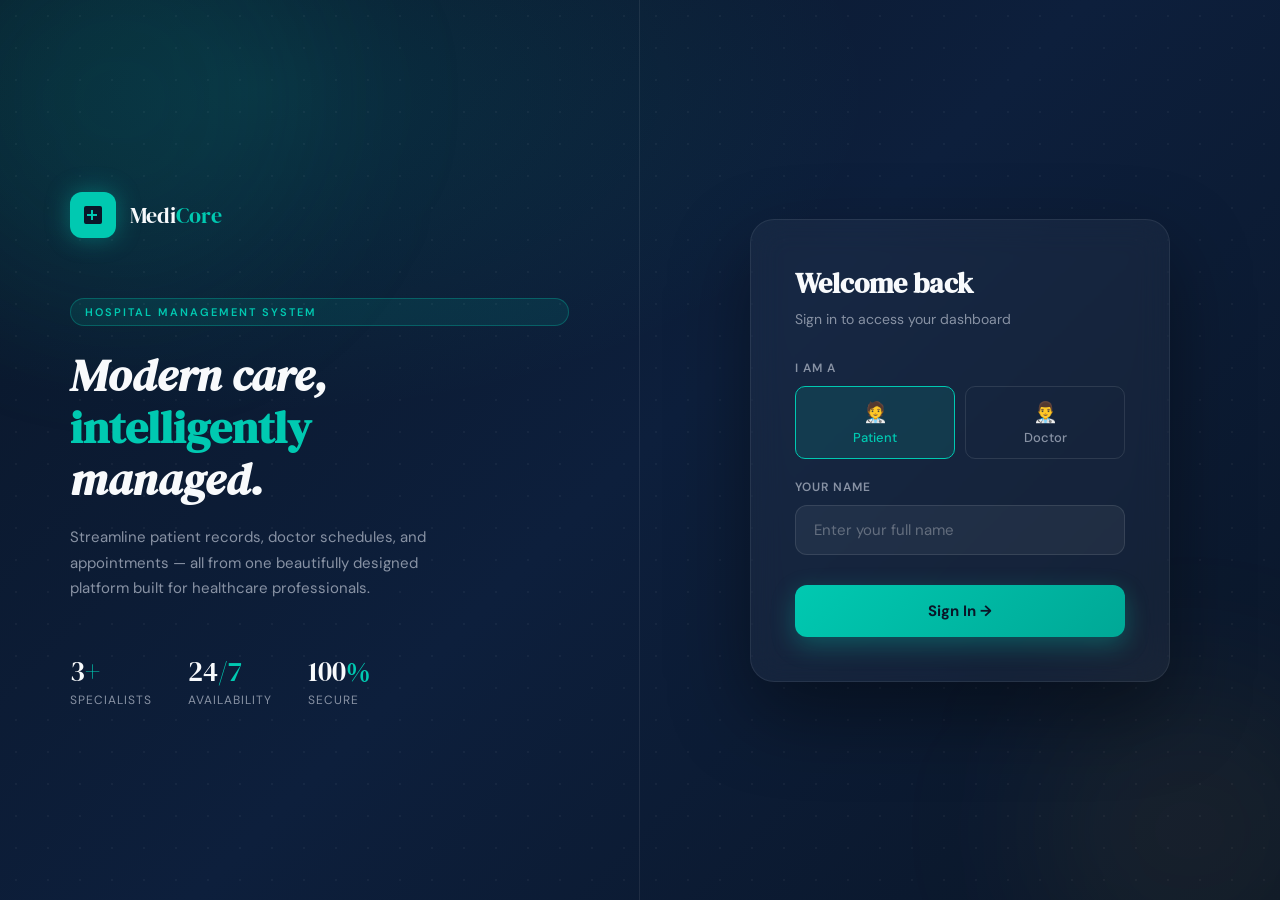
<file: target/classes/static/login.html>
<!DOCTYPE html>
<html lang="en">
<head>
  <meta charset="UTF-8"/>
  <meta name="viewport" content="width=device-width, initial-scale=1.0"/>
  <title>MediCore — Hospital Management</title>
  <link href="https://fonts.googleapis.com/css2?family=DM+Serif+Display:ital@0;1&family=DM+Sans:wght@300;400;500;600&display=swap" rel="stylesheet"/>
  <style>
    *, *::before, *::after { box-sizing: border-box; margin: 0; padding: 0; }
    :root {
      --navy: #0a1628; --navy-mid: #112240;
      --teal: #00c9b1; --teal-dark: #00a896;
      --white: #f8fafc; --muted: #8892a4;
      --border: rgba(255,255,255,0.08);
    }
    html, body { height: 100%; background: var(--navy); font-family: 'DM Sans', sans-serif; color: var(--white); overflow: hidden; }

    .bg-layer { position: fixed; inset: 0; z-index: 0;
      background: radial-gradient(ellipse 80% 60% at 20% 10%, rgba(0,201,177,0.12) 0%, transparent 60%),
                  linear-gradient(135deg, #0a1628 0%, #0d1f3c 50%, #0a1628 100%); }
    .bg-dots { position: fixed; inset: 0; z-index: 0;
      background-image: radial-gradient(circle, rgba(255,255,255,0.04) 1px, transparent 1px);
      background-size: 32px 32px; }
    .orb { position: fixed; border-radius: 50%; filter: blur(80px); z-index: 0; pointer-events: none; animation: floatOrb 12s ease-in-out infinite alternate; }
    .orb1 { width: 400px; height: 400px; background: rgba(0,201,177,0.08); top: -100px; left: -80px; }
    .orb2 { width: 300px; height: 300px; background: rgba(240,192,64,0.06); bottom: -80px; right: -60px; animation-delay: -6s; }
    @keyframes floatOrb { from { transform: translate(0,0); } to { transform: translate(30px,20px); } }

    .page { position: relative; z-index: 1; display: grid; grid-template-columns: 1fr 1fr; height: 100vh; }

    .left-panel { display: flex; flex-direction: column; justify-content: center; padding: 60px 70px; border-right: 1px solid var(--border); animation: slideL 0.8s cubic-bezier(.22,1,.36,1) both; }
    @keyframes slideL { from { opacity: 0; transform: translateX(-40px); } to { opacity: 1; transform: none; } }

    .brand { display: flex; align-items: center; gap: 14px; margin-bottom: 60px; }
    .brand-icon { width: 46px; height: 46px; background: var(--teal); border-radius: 12px; display: flex; align-items: center; justify-content: center; box-shadow: 0 0 24px rgba(0,201,177,0.4); }
    .brand-icon svg { width: 24px; height: 24px; fill: var(--navy); }
    .brand-name { font-family: 'DM Serif Display', serif; font-size: 22px; }
    .brand-name span { color: var(--teal); }
    .hero-tag { display: inline-block; background: rgba(0,201,177,0.1); border: 1px solid rgba(0,201,177,0.3); color: var(--teal); font-size: 11px; font-weight: 600; letter-spacing: 2px; text-transform: uppercase; padding: 6px 14px; border-radius: 100px; margin-bottom: 24px; }
    .hero-title { font-family: 'DM Serif Display', serif; font-size: clamp(34px,3.5vw,50px); line-height: 1.15; font-style: italic; margin-bottom: 20px; }
    .hero-title em { font-style: normal; color: var(--teal); }
    .hero-sub { font-size: 15px; color: var(--muted); line-height: 1.7; max-width: 380px; margin-bottom: 50px; }
    .stats-row { display: flex; gap: 36px; }
    .stat-num { font-family: 'DM Serif Display', serif; font-size: 28px; }
    .stat-num span { color: var(--teal); }
    .stat-label { font-size: 12px; color: var(--muted); margin-top: 2px; text-transform: uppercase; letter-spacing: 1px; }

    .right-panel { display: flex; align-items: center; justify-content: center; padding: 40px; animation: slideR 0.8s cubic-bezier(.22,1,.36,1) 0.15s both; }
    @keyframes slideR { from { opacity: 0; transform: translateX(40px); } to { opacity: 1; transform: none; } }

    .login-card { width: 100%; max-width: 420px; background: rgba(255,255,255,0.04); border: 1px solid var(--border); border-radius: 24px; padding: 44px; backdrop-filter: blur(16px); box-shadow: 0 32px 80px rgba(0,0,0,0.4); }
    .card-title { font-family: 'DM Serif Display', serif; font-size: 28px; margin-bottom: 8px; }
    .card-sub { font-size: 14px; color: var(--muted); margin-bottom: 32px; }

    .field { margin-bottom: 20px; }
    .field label { display: block; font-size: 12px; font-weight: 600; letter-spacing: 1px; text-transform: uppercase; color: var(--muted); margin-bottom: 10px; }
    .field input { width: 100%; padding: 14px 18px; background: rgba(255,255,255,0.05); border: 1px solid rgba(255,255,255,0.1); border-radius: 12px; color: var(--white); font-family: 'DM Sans', sans-serif; font-size: 15px; transition: all 0.2s; outline: none; }
    .field input::placeholder { color: rgba(255,255,255,0.3); }
    .field input:focus { border-color: var(--teal); background: rgba(0,201,177,0.06); box-shadow: 0 0 0 3px rgba(0,201,177,0.12); }
    .field input.error { border-color: #ff6b6b !important; box-shadow: 0 0 0 3px rgba(255,107,107,0.15) !important; }

    .role-pills { display: flex; gap: 10px; }
    .role-pill { flex: 1; padding: 12px; border-radius: 10px; text-align: center; border: 1px solid rgba(255,255,255,0.1); font-size: 13px; font-weight: 500; color: var(--muted); cursor: pointer; background: transparent; transition: all 0.2s; font-family: 'DM Sans', sans-serif; }
    .role-pill.active { background: rgba(0,201,177,0.12); border-color: var(--teal); color: var(--teal); }
    .role-pill:hover:not(.active) { border-color: rgba(255,255,255,0.25); color: var(--white); }
    .role-pill .pill-icon { display: block; font-size: 20px; margin-bottom: 4px; }

    .doctor-hint { margin-top: 10px; padding: 10px 14px; background: rgba(240,192,64,0.08); border: 1px solid rgba(240,192,64,0.25); border-radius: 10px; font-size: 12px; color: #f0c040; display: none; line-height: 1.6; }
    .doctor-hint.show { display: block; }

    /* ── NEW: red error box for invalid doctor login ── */
    .error-msg { margin-top: 10px; padding: 10px 14px; background: rgba(255,107,107,0.08); border: 1px solid rgba(255,107,107,0.35); border-radius: 10px; font-size: 12px; color: #ff6b6b; display: none; line-height: 1.6; }
    .error-msg.show { display: block; }

    .btn-login { width: 100%; padding: 16px; background: linear-gradient(135deg, var(--teal), var(--teal-dark)); border: none; border-radius: 12px; font-family: 'DM Sans', sans-serif; font-size: 15px; font-weight: 700; color: var(--navy); cursor: pointer; margin-top: 10px; transition: all 0.25s; box-shadow: 0 8px 24px rgba(0,201,177,0.3); }
    .btn-login:hover { transform: translateY(-2px); box-shadow: 0 12px 32px rgba(0,201,177,0.4); }
    .btn-login:active { transform: none; }

    @media (max-width: 860px) { .page { grid-template-columns: 1fr; } .left-panel { display: none; } }
  </style>
</head>
<body>
<div class="bg-layer"></div>
<div class="bg-dots"></div>
<div class="orb orb1"></div>
<div class="orb orb2"></div>

<div class="page">
  <div class="left-panel">
    <div class="brand">
      <div class="brand-icon"><svg viewBox="0 0 24 24"><path d="M19 3H5a2 2 0 00-2 2v14a2 2 0 002 2h14a2 2 0 002-2V5a2 2 0 00-2-2zm-7 14h-2v-4H6v-2h4V7h2v4h4v2h-4v4z"/></svg></div>
      <div class="brand-name">Medi<span>Core</span></div>
    </div>
    <div class="hero-tag">Hospital Management System</div>
    <h1 class="hero-title">Modern care,<br><em>intelligently</em><br>managed.</h1>
    <p class="hero-sub">Streamline patient records, doctor schedules, and appointments — all from one beautifully designed platform built for healthcare professionals.</p>
    <div class="stats-row">
      <div class="stat"><div class="stat-num">3<span>+</span></div><div class="stat-label">Specialists</div></div>
      <div class="stat"><div class="stat-num">24<span>/7</span></div><div class="stat-label">Availability</div></div>
      <div class="stat"><div class="stat-num">100<span>%</span></div><div class="stat-label">Secure</div></div>
    </div>
  </div>

  <div class="right-panel">
    <div class="login-card">
      <h2 class="card-title">Welcome back</h2>
      <p class="card-sub">Sign in to access your dashboard</p>

      <div class="field">
        <label>I am a</label>
        <div class="role-pills">
          <button class="role-pill active" data-role="Patient" onclick="selectRole(this)"><span class="pill-icon">🧑‍⚕️</span>Patient</button>
          <button class="role-pill" data-role="Doctor" onclick="selectRole(this)"><span class="pill-icon">👨‍⚕️</span>Doctor</button>
        </div>
      </div>

      <div class="field">
        <label id="nameLabel">Your Name</label>
        <input type="text" id="username" placeholder="Enter your full name" autocomplete="off"/>
        <div class="doctor-hint" id="doctorHint">
          💡 Use your registered name exactly:<br/>
          <strong>Smith</strong> (Cardiology) &nbsp;·&nbsp; <strong>John</strong> (Neurology) &nbsp;·&nbsp; <strong>Emily</strong> (Orthopedics)
        </div>
        <!-- NEW: shown only when an unregistered doctor tries to log in -->
        <div class="error-msg" id="doctorError">
          ❌ Access denied. Only registered doctors can log in.<br/>
          Valid names: <strong>Smith</strong>, <strong>John</strong>, <strong>Emily</strong>
        </div>
      </div>

      <button class="btn-login" id="loginBtn">Sign In →</button>
    </div>
  </div>
</div>

<script>
  let selectedRole = 'Patient';

  function selectRole(el) {
    document.querySelectorAll('.role-pill').forEach(p => p.classList.remove('active'));
    el.classList.add('active');
    selectedRole = el.dataset.role;
    const isDoc = selectedRole === 'Doctor';
    document.getElementById('doctorHint').classList.toggle('show', isDoc);
    // Hide error box when switching roles
    document.getElementById('doctorError').classList.remove('show');
    document.getElementById('username').placeholder = isDoc ? 'e.g. Smith, John, or Emily' : 'Enter your full name';
    document.getElementById('nameLabel').textContent = isDoc ? 'Doctor Name (as registered)' : 'Your Name';
  }

  const VALID_DOCTORS = ['smith', 'john', 'emily'];

  document.getElementById('loginBtn').addEventListener('click', () => {
    const input    = document.getElementById('username');
    const errorBox = document.getElementById('doctorError');
    const val      = input.value.trim();

    // Clear previous error state
    input.classList.remove('error');
    errorBox.classList.remove('show');

    // Empty field check
    if (!val) { input.classList.add('error'); input.focus(); return; }

    // Doctor validation — only Smith, John, Emily allowed
    if (selectedRole === 'Doctor') {
      if (!VALID_DOCTORS.includes(val.toLowerCase())) {
        input.classList.add('error');
        errorBox.classList.add('show');
        return; // block navigation
      }
    }

    localStorage.setItem('userName', val);
    localStorage.setItem('userRole', selectedRole);
    window.location.href = selectedRole === 'Doctor' ? 'doctor-dashboard.html' : 'patient-dashboard.html';
  });

  // Clear error as soon as user starts typing again
  document.getElementById('username').addEventListener('input', function() {
    this.classList.remove('error');
    document.getElementById('doctorError').classList.remove('show');
  });

  document.getElementById('username').addEventListener('keypress', e => {
    if (e.key === 'Enter') document.getElementById('loginBtn').click();
  });
</script>
</body>
</html>
</file>
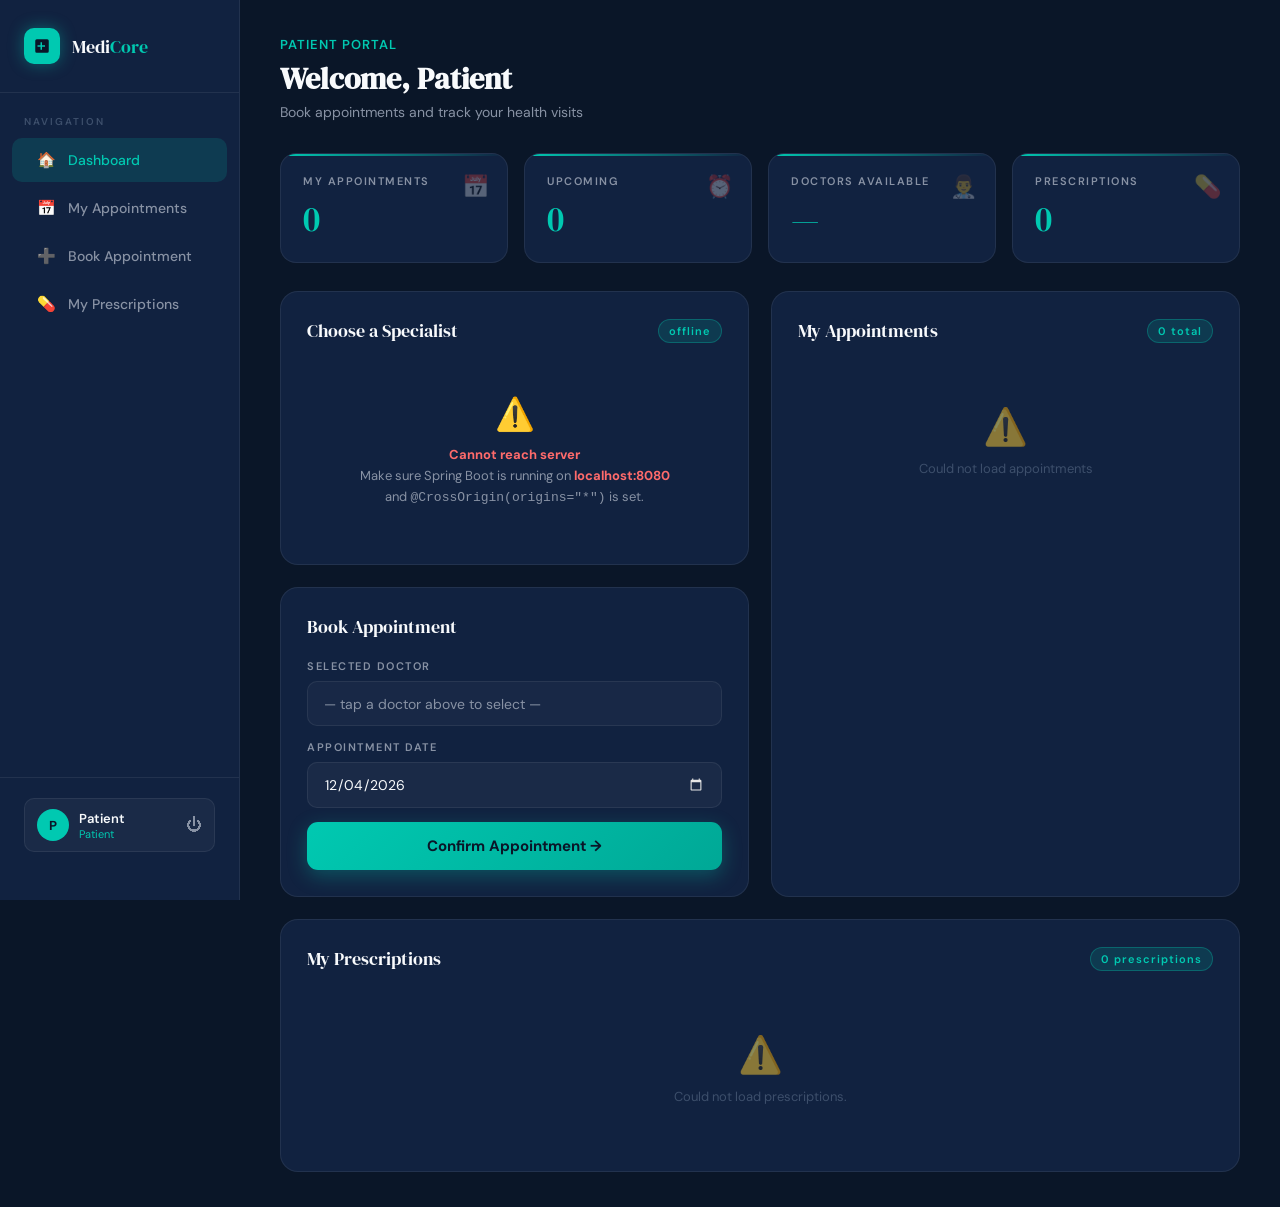
<file: target/classes/static/patient-dashboard.html>
<!DOCTYPE html>
<html lang="en">
<head>
  <meta charset="UTF-8"/>
  <meta name="viewport" content="width=device-width, initial-scale=1.0"/>
  <title>MediCore — Patient Dashboard</title>
  <link href="https://fonts.googleapis.com/css2?family=DM+Serif+Display:ital@0;1&family=DM+Sans:wght@300;400;500;600&display=swap" rel="stylesheet"/>
  <style>
    *, *::before, *::after { box-sizing: border-box; margin: 0; padding: 0; }
    :root {
      --navy: #0a1628; --navy-mid: #112240;
      --teal: #00c9b1; --teal-dark: #00a896; --teal-glow: rgba(0,201,177,0.15);
      --gold: #f0c040; --red: #ff6b6b; --green: #56d9a0;
      --white: #f8fafc; --muted: #8892a4; --muted2: #3d4f6b;
      --border: rgba(255,255,255,0.07); --sidebar-w: 240px;
    }
    html, body { height: 100%; background: var(--navy); color: var(--white); font-family: 'DM Sans', sans-serif; }

    /* ── SIDEBAR ── */
    .sidebar { position: fixed; top: 0; left: 0; bottom: 0; width: var(--sidebar-w); background: var(--navy-mid); border-right: 1px solid var(--border); display: flex; flex-direction: column; z-index: 100; padding: 28px 0; }
    .brand { display: flex; align-items: center; gap: 12px; padding: 0 24px 28px; border-bottom: 1px solid var(--border); }
    .brand-icon { width: 36px; height: 36px; background: var(--teal); border-radius: 10px; display: flex; align-items: center; justify-content: center; box-shadow: 0 0 16px rgba(0,201,177,0.4); }
    .brand-icon svg { width: 18px; height: 18px; fill: var(--navy); }
    .brand-name { font-family: 'DM Serif Display', serif; font-size: 18px; }
    .brand-name span { color: var(--teal); }
    .nav-label { padding: 22px 24px 8px; font-size: 10px; font-weight: 600; letter-spacing: 2px; text-transform: uppercase; color: var(--muted2); }
    .nav-item { display: flex; align-items: center; gap: 12px; padding: 12px 24px; margin: 2px 12px; border-radius: 10px; font-size: 14px; font-weight: 500; color: var(--muted); cursor: pointer; transition: all 0.2s; text-decoration: none; }
    .nav-item:hover { background: rgba(255,255,255,0.05); color: var(--white); }
    .nav-item.active { background: var(--teal-glow); color: var(--teal); }
    .nav-icon { font-size: 15px; width: 20px; text-align: center; }
    .sidebar-footer { margin-top: auto; padding: 20px 24px; border-top: 1px solid var(--border); }
    .user-chip { display: flex; align-items: center; gap: 10px; padding: 10px 12px; background: rgba(255,255,255,0.04); border-radius: 10px; border: 1px solid var(--border); }
    .user-av { width: 32px; height: 32px; border-radius: 50%; background: var(--teal); display: flex; align-items: center; justify-content: center; font-size: 13px; font-weight: 700; color: var(--navy); flex-shrink: 0; }
    .user-info { flex: 1; min-width: 0; }
    .user-name { font-size: 13px; font-weight: 600; white-space: nowrap; overflow: hidden; text-overflow: ellipsis; }
    .user-role { font-size: 11px; color: var(--teal); }
    .logout-btn { background: none; border: none; color: var(--muted); cursor: pointer; font-size: 16px; transition: color 0.2s; }
    .logout-btn:hover { color: var(--red); }

    /* ── MAIN ── */
    .main { margin-left: var(--sidebar-w); min-height: 100vh; padding: 36px 40px; }

    @keyframes fadeUp { from { opacity: 0; transform: translateY(14px); } to { opacity: 1; transform: none; } }
    .anim { animation: fadeUp 0.5s both; }

    .page-header { margin-bottom: 32px; animation: fadeUp 0.5s 0.05s both; }
    .page-greeting { font-size: 13px; color: var(--teal); font-weight: 600; letter-spacing: 1px; text-transform: uppercase; margin-bottom: 5px; }
    .page-title { font-family: 'DM Serif Display', serif; font-size: 30px; }
    .page-sub { font-size: 14px; color: var(--muted); margin-top: 4px; }

    /* Stats */
    .stats-grid { display: grid; grid-template-columns: repeat(4,1fr); gap: 16px; margin-bottom: 28px; animation: fadeUp 0.5s 0.1s both; }
    .stat-card { background: var(--navy-mid); border: 1px solid var(--border); border-radius: 16px; padding: 20px 22px; position: relative; overflow: hidden; transition: transform 0.2s, box-shadow 0.2s; }
    .stat-card:hover { transform: translateY(-3px); box-shadow: 0 12px 32px rgba(0,0,0,0.25); }
    .stat-card::before { content:''; position:absolute; top:0; left:0; right:0; height:2px; background: linear-gradient(90deg,var(--teal),transparent); }
    .sc-label { font-size: 11px; font-weight: 600; text-transform: uppercase; letter-spacing: 1.5px; color: var(--muted); margin-bottom: 8px; }
    .sc-val { font-family: 'DM Serif Display', serif; font-size: 34px; color: var(--teal); }
    .sc-icon { position: absolute; right: 18px; top: 18px; font-size: 22px; opacity: 0.3; }

    /* Grid */
    .grid2 { display: grid; grid-template-columns: 1fr 1fr; gap: 22px; }

    /* Card */
    .card { background: var(--navy-mid); border: 1px solid var(--border); border-radius: 18px; padding: 26px; animation: fadeUp 0.5s 0.15s both; }
    .card-head { display: flex; align-items: center; justify-content: space-between; margin-bottom: 20px; flex-wrap: wrap; gap: 10px; }
    .card-title { font-family: 'DM Serif Display', serif; font-size: 18px; }
    .badge { background: var(--teal-glow); color: var(--teal); font-size: 11px; font-weight: 600; letter-spacing: 1px; padding: 4px 10px; border-radius: 100px; border: 1px solid rgba(0,201,177,0.3); }

    /* Doctor cards */
    .doctor-grid { display: flex; flex-direction: column; gap: 10px; }
    .doctor-card { display: flex; align-items: center; gap: 13px; padding: 13px 15px; border-radius: 12px; background: rgba(255,255,255,0.03); border: 1px solid var(--border); cursor: pointer; transition: all 0.2s; }
    .doctor-card:hover { background: rgba(0,201,177,0.06); border-color: rgba(0,201,177,0.3); }
    .doctor-card.selected { background: var(--teal-glow); border-color: var(--teal); }
    .doc-av { width: 40px; height: 40px; border-radius: 50%; display: flex; align-items: center; justify-content: center; font-size: 15px; font-weight: 700; color: #fff; flex-shrink: 0; }
    .doc-info { flex: 1; }
    .doc-name { font-size: 14px; font-weight: 600; }
    .doc-spec { font-size: 12px; color: var(--muted); margin-top: 2px; }
    .doc-check { width: 22px; height: 22px; border-radius: 50%; border: 2px solid var(--border); display: flex; align-items: center; justify-content: center; font-size: 11px; transition: all 0.2s; flex-shrink: 0; }
    .doctor-card.selected .doc-check { background: var(--teal); border-color: var(--teal); color: var(--navy); font-weight: 700; }

    /* Error state */
    .api-error { text-align: center; padding: 30px 16px; }
    .api-error .err-icon { font-size: 32px; margin-bottom: 10px; }
    .api-error p { font-size: 13px; color: var(--muted); line-height: 1.6; }
    .api-error strong { color: #ff6b6b; }

    /* Book form */
    .book-form { display: flex; flex-direction: column; gap: 14px; }
    .field label { display: block; font-size: 11px; font-weight: 600; letter-spacing: 1.5px; text-transform: uppercase; color: var(--muted); margin-bottom: 8px; }
    .field input { width: 100%; padding: 12px 16px; background: rgba(255,255,255,0.04); border: 1px solid var(--border); border-radius: 10px; color: var(--white); font-family: 'DM Sans', sans-serif; font-size: 14px; outline: none; transition: all 0.2s; }
    .field input:focus { border-color: var(--teal); background: rgba(0,201,177,0.04); box-shadow: 0 0 0 3px rgba(0,201,177,0.1); }
    input[type="date"]::-webkit-calendar-picker-indicator { filter: invert(0.6) brightness(1.5); cursor: pointer; }

    .selected-doc-display { padding: 12px 16px; border-radius: 10px; background: rgba(255,255,255,0.03); border: 1px solid var(--border); font-size: 14px; color: var(--muted); min-height: 45px; display: flex; align-items: center; transition: all 0.2s; }
    .selected-doc-display.has-doctor { background: var(--teal-glow); border-color: rgba(0,201,177,0.4); color: var(--teal); font-weight: 600; }

    .btn-book { width: 100%; padding: 14px; border: none; border-radius: 11px; background: linear-gradient(135deg, var(--teal), var(--teal-dark)); color: var(--navy); font-family: 'DM Sans', sans-serif; font-size: 15px; font-weight: 700; cursor: pointer; transition: all 0.25s; box-shadow: 0 6px 20px rgba(0,201,177,0.3); }
    .btn-book:hover { transform: translateY(-2px); box-shadow: 0 10px 28px rgba(0,201,177,0.4); }
    .btn-book:active { transform: none; }
    .btn-book:disabled { opacity: 0.5; cursor: not-allowed; transform: none; }

    /* Appointments list */
    .appt-list { display: flex; flex-direction: column; gap: 10px; max-height: 420px; overflow-y: auto; }
    .appt-list::-webkit-scrollbar { width: 4px; }
    .appt-list::-webkit-scrollbar-thumb { background: var(--muted2); border-radius: 4px; }
    .appt-item { display: flex; align-items: center; gap: 13px; padding: 14px 15px; border-radius: 12px; background: rgba(255,255,255,0.03); border: 1px solid var(--border); }
    .appt-dot { width: 8px; height: 8px; border-radius: 50%; background: var(--teal); flex-shrink: 0; box-shadow: 0 0 8px rgba(0,201,177,0.6); }
    .appt-info { flex: 1; }
    .appt-doctor { font-size: 14px; font-weight: 600; }
    .appt-date { font-size: 12px; color: var(--muted); margin-top: 2px; }
    .appt-status { font-size: 11px; font-weight: 600; padding: 4px 10px; border-radius: 100px; }
    .appt-status.upcoming { background: rgba(0,201,177,0.12); color: var(--teal); border: 1px solid rgba(0,201,177,0.25); }
    .appt-status.today { background: rgba(240,192,64,0.12); color: var(--gold); border: 1px solid rgba(240,192,64,0.3); }
    .appt-status.completed { background: rgba(86,217,160,0.1); color: var(--green); border: 1px solid rgba(86,217,160,0.2); }

    .empty-state { text-align: center; padding: 40px 16px; color: var(--muted2); }
    .empty-icon { font-size: 36px; margin-bottom: 10px; opacity: 0.5; }
    .empty-state p { font-size: 13px; }

    /* Toast */
    .toast { position: fixed; bottom: 28px; right: 28px; background: var(--navy-mid); border: 1px solid var(--teal); color: var(--white); padding: 14px 20px; border-radius: 12px; font-size: 14px; box-shadow: 0 8px 32px rgba(0,0,0,0.5); display: flex; align-items: center; gap: 10px; transform: translateY(24px); opacity: 0; transition: all 0.35s cubic-bezier(.22,1,.36,1); z-index: 999; max-width: 340px; }
    .toast.show { transform: none; opacity: 1; }
    .toast.err { border-color: var(--red); }

    /* Prescriptions */
    .rx-section { margin-top: 22px; }
    .rx-grid { display: grid; grid-template-columns: repeat(auto-fill, minmax(300px,1fr)); gap: 16px; }
    .rx-card { background: rgba(255,255,255,0.03); border: 1px solid var(--border); border-radius: 14px; padding: 18px 20px; position: relative; overflow: hidden; transition: background 0.2s, border-color 0.2s; animation: fadeUp 0.4s both; }
    .rx-card::before { content:''; position:absolute; top:0; left:0; bottom:0; width:3px; background: linear-gradient(180deg, var(--teal), #005f73); border-radius: 3px 0 0 3px; }
    .rx-card:hover { background: rgba(0,201,177,0.05); border-color: rgba(0,201,177,0.2); }
    .rx-card-top { display: flex; align-items: flex-start; justify-content: space-between; margin-bottom: 10px; gap: 10px; }
    .rx-card-doctor { font-size: 13px; font-weight: 700; color: var(--white); }
    .rx-card-date { font-size: 11px; color: var(--muted); margin-top: 2px; }
    .rx-new-badge { font-size: 10px; font-weight: 700; letter-spacing: 1px; padding: 3px 9px; border-radius: 100px; background: rgba(0,201,177,0.15); color: var(--teal); border: 1px solid rgba(0,201,177,0.3); white-space: nowrap; flex-shrink: 0; }
    .rx-diag { display: flex; align-items: center; gap: 6px; font-size: 13px; font-weight: 600; color: var(--gold); margin-bottom: 10px; }
    .rx-meds-label { font-size: 10px; font-weight: 600; text-transform: uppercase; letter-spacing: 1px; color: var(--muted2); margin-bottom: 5px; }
    .rx-meds { font-size: 13px; color: var(--muted); line-height: 1.65; white-space: pre-wrap; }
    .rx-notes { font-size: 12px; color: var(--muted2); font-style: italic; margin-top: 8px; padding-top: 8px; border-top: 1px solid var(--border); }
  </style>
</head>
<body>

<!-- SIDEBAR -->
<div class="sidebar">
  <div class="brand">
    <div class="brand-icon"><svg viewBox="0 0 24 24"><path d="M19 3H5a2 2 0 00-2 2v14a2 2 0 002 2h14a2 2 0 002-2V5a2 2 0 00-2-2zm-7 14h-2v-4H6v-2h4V7h2v4h4v2h-4v4z"/></svg></div>
    <div class="brand-name">Medi<span>Core</span></div>
  </div>
  <div class="nav-label">Navigation</div>
  <a class="nav-item active" href="#"><span class="nav-icon">🏠</span>Dashboard</a>
  <a class="nav-item" href="#appt-section"><span class="nav-icon">📅</span>My Appointments</a>
  <a class="nav-item" href="#book-section"><span class="nav-icon">➕</span>Book Appointment</a>
  <a class="nav-item" href="#rx-section"><span class="nav-icon">💊</span>My Prescriptions</a>
  <div class="sidebar-footer">
    <div class="user-chip">
      <div class="user-av" id="sidebarAv">P</div>
      <div class="user-info">
        <div class="user-name" id="sidebarName">Patient</div>
        <div class="user-role">Patient</div>
      </div>
      <button class="logout-btn" onclick="logout()" title="Logout">⏻</button>
    </div>
  </div>
</div>

<!-- MAIN -->
<div class="main">

  <div class="page-header">
    <div class="page-greeting">Patient Portal</div>
    <h1 class="page-title">Welcome, <span id="patientName">—</span></h1>
    <p class="page-sub">Book appointments and track your health visits</p>
  </div>

  <!-- Stats -->
  <div class="stats-grid">
    <div class="stat-card">
      <div class="sc-label">My Appointments</div>
      <div class="sc-val" id="statTotal">0</div>
      <div class="sc-icon">📅</div>
    </div>
    <div class="stat-card">
      <div class="sc-label">Upcoming</div>
      <div class="sc-val" id="statUpcoming">0</div>
      <div class="sc-icon">⏰</div>
    </div>
    <div class="stat-card">
      <div class="sc-label">Doctors Available</div>
      <div class="sc-val" id="statDoctors">—</div>
      <div class="sc-icon">👨‍⚕️</div>
    </div>
    <div class="stat-card">
      <div class="sc-label">Prescriptions</div>
      <div class="sc-val" id="statRx">0</div>
      <div class="sc-icon">💊</div>
    </div>
  </div>

  <div class="grid2">
    <!-- LEFT COLUMN: Doctors + Book -->
    <div style="display:flex;flex-direction:column;gap:22px;">

      <!-- Doctors -->
      <div class="card" id="book-section">
        <div class="card-head">
          <div class="card-title">Choose a Specialist</div>
          <div class="badge" id="docBadge">Loading…</div>
        </div>
        <div class="doctor-grid" id="doctorGrid">
          <div class="empty-state"><div class="empty-icon">⏳</div><p>Connecting to server…</p></div>
        </div>
      </div>

      <!-- Book Appointment -->
      <div class="card">
        <div class="card-head">
          <div class="card-title">Book Appointment</div>
        </div>
        <div class="book-form">
          <div class="field">
            <label>Selected Doctor</label>
            <div class="selected-doc-display" id="selDocDisplay">— tap a doctor above to select —</div>
          </div>
          <div class="field">
            <label>Appointment Date</label>
            <input type="date" id="apptDate"/>
          </div>
          <button class="btn-book" id="bookBtn">Confirm Appointment →</button>
        </div>
      </div>
    </div>

    <!-- RIGHT COLUMN: My Appointments -->
    <div class="card" id="appt-section" style="animation-delay:0.2s">
      <div class="card-head">
        <div class="card-title">My Appointments</div>
        <div class="badge" id="apptBadge">0 total</div>
      </div>
      <div class="appt-list" id="apptList">
        <div class="empty-state"><div class="empty-icon">📋</div><p>No appointments yet.<br/>Book your first one!</p></div>
      </div>
    </div>
  </div>

  <!-- PRESCRIPTIONS SECTION -->
  <div class="rx-section" id="rx-section">
    <div class="card" style="animation-delay:0.3s">
      <div class="card-head">
        <div class="card-title">My Prescriptions</div>
        <div class="badge" id="rxBadge">0 prescriptions</div>
      </div>
      <div id="rxGrid" class="rx-grid">
        <div class="empty-state" style="grid-column:1/-1">
          <div class="empty-icon">💊</div>
          <p>No prescriptions yet.<br/>They will appear here once your doctor issues one.</p>
        </div>
      </div>
    </div>
  </div>

</div>

<!-- Toast -->
<div class="toast" id="toast">
  <span id="toastIcon">✅</span>
  <span id="toastMsg">Done</span>
</div>

<script>
  const API = 'http://localhost:8089/api';
  const patientName = localStorage.getItem('userName') || 'Patient';
  const todayStr = new Date().toISOString().split('T')[0];

  // Seed UI names
  document.getElementById('patientName').textContent = patientName;
  document.getElementById('sidebarName').textContent = patientName;
  document.getElementById('sidebarAv').textContent = patientName.charAt(0).toUpperCase();

  // Set date min
  document.getElementById('apptDate').min = todayStr;
  document.getElementById('apptDate').value = todayStr;

  function logout() { localStorage.clear(); window.location.href = 'login.html'; }

  function showToast(msg, isErr = false) {
    const t = document.getElementById('toast');
    document.getElementById('toastIcon').textContent = isErr ? '❌' : '✅';
    document.getElementById('toastMsg').textContent = msg;
    t.classList.toggle('err', isErr);
    t.classList.add('show');
    setTimeout(() => t.classList.remove('show'), 3500);
  }

  // ── LOAD DOCTORS ──
  let selectedDoc = null;
  const avatarColors = ['#0d9488','#0891b2','#7c3aed','#b45309','#be185d'];

  async function loadDoctors() {
    try {
      const res = await fetch(`${API}/doctors`);
      if (!res.ok) throw new Error('bad response');
      const doctors = await res.json();
      document.getElementById('statDoctors').textContent = doctors.length;
      document.getElementById('docBadge').textContent = `${doctors.length} available`;

      const grid = document.getElementById('doctorGrid');
      grid.innerHTML = '';

      if (!doctors.length) {
        grid.innerHTML = '<div class="empty-state"><div class="empty-icon">⚠️</div><p>No doctors found</p></div>';
        return;
      }

      doctors.forEach((doc, i) => {
        // doc.name is "Smith", "John", "Emily" — display with Dr. prefix
        const displayName = 'Dr. ' + doc.name;
        const initials = doc.name.substring(0, 2).toUpperCase();
        const card = document.createElement('div');
        card.className = 'doctor-card';
        card.dataset.docName = doc.name; // store raw name for API calls
        card.innerHTML = `
          <div class="doc-av" style="background:${avatarColors[i % avatarColors.length]}">${initials}</div>
          <div class="doc-info">
            <div class="doc-name">${displayName}</div>
            <div class="doc-spec">${doc.specialization}</div>
          </div>
          <div class="doc-check" id="chk-${i}"></div>
        `;
        card.addEventListener('click', () => selectDoctor(doc, card, i, displayName));
        grid.appendChild(card);
      });
    } catch (e) {
      document.getElementById('doctorGrid').innerHTML = `
        <div class="api-error">
          <div class="err-icon">⚠️</div>
          <p><strong>Cannot reach server</strong><br/>
          Make sure Spring Boot is running on <strong>localhost:8080</strong><br/>
          and <code>@CrossOrigin(origins="*")</code> is set.</p>
        </div>`;
      document.getElementById('docBadge').textContent = 'offline';
    }
  }

  function selectDoctor(doc, cardEl, idx, displayName) {
    selectedDoc = doc; // { id, name:"Smith", specialization }
    document.querySelectorAll('.doctor-card').forEach((c, i) => {
      c.classList.remove('selected');
      const chk = document.getElementById(`chk-${i}`);
      if (chk) chk.textContent = '';
    });
    cardEl.classList.add('selected');
    const chk = document.getElementById(`chk-${idx}`);
    if (chk) chk.textContent = '✓';
    const display = document.getElementById('selDocDisplay');
    display.textContent = `${displayName} — ${doc.specialization}`;
    display.classList.add('has-doctor');
  }

  // ── LOAD APPOINTMENTS ──
  async function loadAppointments() {
    try {
      // Use the patient-specific endpoint
      const res = await fetch(`${API}/patientAppointments/${encodeURIComponent(patientName)}`);
      if (!res.ok) throw new Error();
      const appts = await res.json();
      renderAppointments(appts);
    } catch (e) {
      // Fallback: fetch all and filter client-side
      try {
        const res2 = await fetch(`${API}/appointments`);
        const all = await res2.json();
        const mine = all.filter(a => a.patientName && a.patientName.toLowerCase() === patientName.toLowerCase());
        renderAppointments(mine);
      } catch (e2) {
        document.getElementById('apptList').innerHTML = `<div class="empty-state"><div class="empty-icon">⚠️</div><p>Could not load appointments</p></div>`;
      }
    }
  }

  function renderAppointments(appts) {
    // Only show appointments that are NOT done (prescription not yet issued)
    const activeAppts = appts.filter(a => a.status !== 'done');
    document.getElementById('statTotal').textContent = activeAppts.length;
    document.getElementById('statUpcoming').textContent = activeAppts.filter(a => a.date >= todayStr).length;
    document.getElementById('apptBadge').textContent = `${activeAppts.length} active`;

    const list = document.getElementById('apptList');
    if (!activeAppts.length) {
      list.innerHTML = `<div class="empty-state"><div class="empty-icon">📋</div><p>No active appointments.<br/>Book a new one below!</p></div>`;
      return;
    }

    list.innerHTML = '';
    [...activeAppts].sort((a,b) => a.date > b.date ? 1 : -1).forEach((a, i) => {
      const isToday = a.date === todayStr;
      const isPast  = a.date < todayStr;
      const statusClass = isToday ? 'today' : isPast ? 'completed' : 'upcoming';
      const statusLabel = isToday ? 'Today'  : isPast ? 'Visited'  : 'Upcoming';
      const d = new Date(a.date + 'T00:00:00');
      const fmt = d.toLocaleDateString('en-US',{weekday:'short',month:'short',day:'numeric',year:'numeric'});

      const div = document.createElement('div');
      div.className = 'appt-item';
      div.style.animationDelay = `${i * 0.06}s`;
      div.innerHTML = `
        <div class="appt-dot"></div>
        <div class="appt-info">
          <div class="appt-doctor">Dr. ${a.doctorName}</div>
          <div class="appt-date">📅 ${fmt}</div>
        </div>
        <span class="appt-status ${statusClass}">${statusLabel}</span>
      `;
      list.appendChild(div);
    });
  }

  // ── BOOK APPOINTMENT ──
  document.getElementById('bookBtn').addEventListener('click', async () => {
    const date = document.getElementById('apptDate').value;
    if (!selectedDoc) { showToast('Please select a doctor first', true); return; }
    if (!date) { showToast('Please pick a date', true); return; }

    document.getElementById('bookBtn').disabled = true;
    document.getElementById('bookBtn').textContent = 'Booking…';

    try {
      // Register patient (backend ignores duplicates)
      await fetch(`${API}/patients`, {
        method: 'POST',
        headers: { 'Content-Type': 'application/json' },
        body: JSON.stringify({ name: patientName, email: patientName.toLowerCase().replace(/\s+/g, '.') + '@patient.com' })
      });

      // Book appointment — send status:"active" explicitly so backend filter works
      const res = await fetch(`${API}/appointments`, {
        method: 'POST',
        headers: { 'Content-Type': 'application/json' },
        body: JSON.stringify({ patientName, doctorName: selectedDoc.name, date, status: 'active' })
      });

      if (res.ok || res.status === 200) {
        showToast(`Appointment booked with Dr. ${selectedDoc.name} on ${date}!`);
        await loadAppointments();
      } else {
        showToast('Booking failed — please try again', true);
      }
    } catch (e) {
      showToast('Server not reachable. Is Spring Boot running?', true);
    } finally {
      document.getElementById('bookBtn').disabled = false;
      document.getElementById('bookBtn').textContent = 'Confirm Appointment →';
    }
  });

  // ── INIT ──
  loadDoctors();
  loadAppointments();
  loadPrescriptions();

  // ── LOAD PRESCRIPTIONS ──
  async function loadPrescriptions() {
    try {
      const res = await fetch(`${API}/patientPrescriptions/${encodeURIComponent(patientName)}`);
      if (!res.ok) throw new Error();
      const rxList = await res.json();
      renderPrescriptions(rxList);
    } catch(e) {
      document.getElementById('rxGrid').innerHTML = `<div class="empty-state" style="grid-column:1/-1"><div class="empty-icon">⚠️</div><p>Could not load prescriptions.</p></div>`;
    }
  }

  function renderPrescriptions(rxList) {
    document.getElementById('statRx').textContent = rxList.length;
    document.getElementById('rxBadge').textContent = `${rxList.length} prescription${rxList.length !== 1 ? 's' : ''}`;
    const grid = document.getElementById('rxGrid');

    if (!rxList.length) {
      grid.innerHTML = `<div class="empty-state" style="grid-column:1/-1"><div class="empty-icon">💊</div><p>No prescriptions yet.<br/>They will appear here once your doctor issues one.</p></div>`;
      return;
    }

    grid.innerHTML = '';
    rxList.forEach((rx, i) => {
      const div = document.createElement('div');
      div.className = 'rx-card';
      div.style.animationDelay = `${i * 0.07}s`;
      div.innerHTML = `
        <div class="rx-card-top">
          <div>
            <div class="rx-card-doctor">Dr. ${rx.doctorName}</div>
            <div class="rx-card-date">📅 ${rx.date || 'Recently issued'}</div>
          </div>
          <span class="rx-new-badge">💊 Prescription</span>
        </div>
        <div class="rx-diag">🔬 ${rx.diagnosis}</div>
        <div class="rx-meds-label">Medications</div>
        <div class="rx-meds">${rx.medicines}</div>
        ${rx.notes ? `<div class="rx-notes">📝 ${rx.notes}</div>` : ''}
      `;
      grid.appendChild(div);
    });
  }
</script>
</body>
</html>
</file>
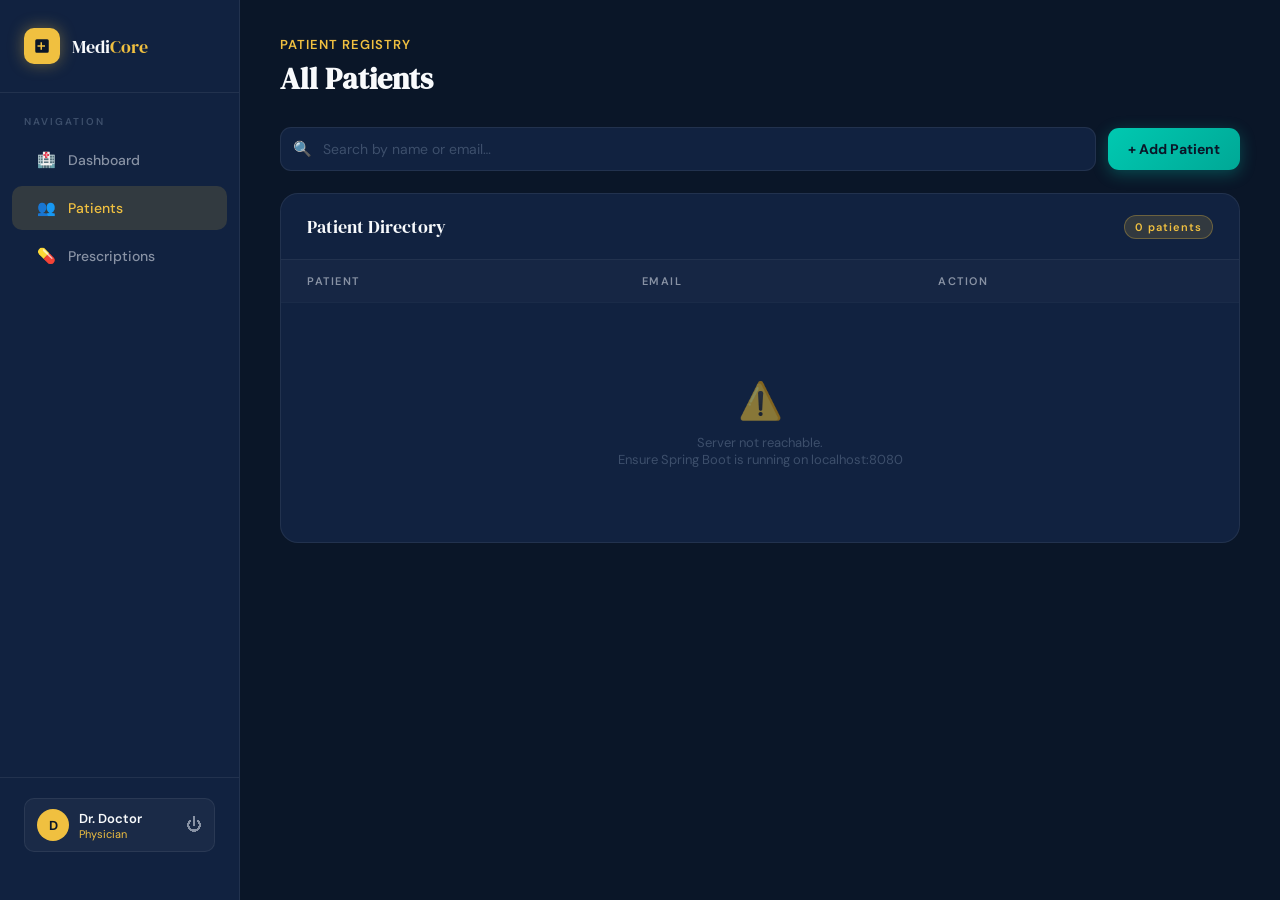
<file: target/classes/static/patients.html>
<!DOCTYPE html>
<html lang="en">
<head>
  <meta charset="UTF-8"/>
  <meta name="viewport" content="width=device-width, initial-scale=1.0"/>
  <title>MediCore — Patients</title>
  <link href="https://fonts.googleapis.com/css2?family=DM+Serif+Display:ital@0;1&family=DM+Sans:wght@300;400;500;600&display=swap" rel="stylesheet"/>
  <style>
    *, *::before, *::after { box-sizing: border-box; margin: 0; padding: 0; }
    :root {
      --navy: #0a1628; --navy-mid: #112240;
      --teal: #00c9b1; --teal-dark: #00a896; --teal-glow: rgba(0,201,177,0.15);
      --gold: #f0c040; --gold-glow: rgba(240,192,64,0.15);
      --red: #ff6b6b; --white: #f8fafc; --muted: #8892a4; --muted2: #3d4f6b;
      --border: rgba(255,255,255,0.07); --sidebar-w: 240px;
    }
    html, body { height: 100%; background: var(--navy); color: var(--white); font-family: 'DM Sans', sans-serif; }

    .sidebar { position: fixed; top: 0; left: 0; bottom: 0; width: var(--sidebar-w); background: var(--navy-mid); border-right: 1px solid var(--border); display: flex; flex-direction: column; z-index: 100; padding: 28px 0; }
    .brand { display: flex; align-items: center; gap: 12px; padding: 0 24px 28px; border-bottom: 1px solid var(--border); }
    .brand-icon { width: 36px; height: 36px; background: var(--gold); border-radius: 10px; display: flex; align-items: center; justify-content: center; box-shadow: 0 0 16px rgba(240,192,64,0.4); }
    .brand-icon svg { width: 18px; height: 18px; fill: var(--navy); }
    .brand-name { font-family: 'DM Serif Display', serif; font-size: 18px; }
    .brand-name span { color: var(--gold); }
    .nav-label { padding: 22px 24px 8px; font-size: 10px; font-weight: 600; letter-spacing: 2px; text-transform: uppercase; color: var(--muted2); }
    .nav-item { display: flex; align-items: center; gap: 12px; padding: 12px 24px; margin: 2px 12px; border-radius: 10px; font-size: 14px; font-weight: 500; color: var(--muted); cursor: pointer; transition: all 0.2s; text-decoration: none; }
    .nav-item:hover { background: rgba(255,255,255,0.05); color: var(--white); }
    .nav-item.active { background: var(--gold-glow); color: var(--gold); }
    .nav-icon { font-size: 15px; width: 20px; text-align: center; }
    .sidebar-footer { margin-top: auto; padding: 20px 24px; border-top: 1px solid var(--border); }
    .user-chip { display: flex; align-items: center; gap: 10px; padding: 10px 12px; background: rgba(255,255,255,0.04); border-radius: 10px; border: 1px solid var(--border); }
    .user-av { width: 32px; height: 32px; border-radius: 50%; background: var(--gold); display: flex; align-items: center; justify-content: center; font-size: 13px; font-weight: 700; color: var(--navy); flex-shrink: 0; }
    .user-info { flex: 1; min-width: 0; }
    .user-name { font-size: 13px; font-weight: 600; white-space: nowrap; overflow: hidden; text-overflow: ellipsis; }
    .user-role { font-size: 11px; color: var(--gold); }
    .logout-btn { background: none; border: none; color: var(--muted); cursor: pointer; font-size: 16px; transition: color 0.2s; }
    .logout-btn:hover { color: var(--red); }

    .main { margin-left: var(--sidebar-w); min-height: 100vh; padding: 36px 40px; }
    @keyframes fadeUp { from { opacity: 0; transform: translateY(14px); } to { opacity: 1; transform: none; } }
    .page-header { margin-bottom: 28px; animation: fadeUp 0.5s 0.05s both; }
    .page-greeting { font-size: 13px; color: var(--gold); font-weight: 600; letter-spacing: 1px; text-transform: uppercase; margin-bottom: 5px; }
    .page-title { font-family: 'DM Serif Display', serif; font-size: 30px; }

    .toolbar { display: flex; gap: 12px; align-items: center; margin-bottom: 22px; flex-wrap: wrap; animation: fadeUp 0.5s 0.1s both; }
    .search-wrap { position: relative; flex: 1; min-width: 220px; }
    .search-wrap input { width: 100%; padding: 12px 16px 12px 42px; background: var(--navy-mid); border: 1px solid var(--border); border-radius: 11px; color: var(--white); font-family: 'DM Sans', sans-serif; font-size: 14px; outline: none; transition: all 0.2s; }
    .search-wrap input:focus { border-color: var(--teal); background: rgba(0,201,177,0.04); box-shadow: 0 0 0 3px rgba(0,201,177,0.1); }
    .search-wrap input::placeholder { color: var(--muted2); }
    .search-icon { position: absolute; left: 13px; top: 50%; transform: translateY(-50%); font-size: 15px; pointer-events: none; }
    .btn-add { display: flex; align-items: center; gap: 7px; padding: 12px 20px; border: none; border-radius: 11px; background: linear-gradient(135deg, var(--teal), var(--teal-dark)); color: var(--navy); font-family: 'DM Sans', sans-serif; font-size: 14px; font-weight: 700; cursor: pointer; transition: all 0.2s; box-shadow: 0 4px 16px rgba(0,201,177,0.3); white-space: nowrap; }
    .btn-add:hover { transform: translateY(-2px); box-shadow: 0 8px 24px rgba(0,201,177,0.4); }

    .card { background: var(--navy-mid); border: 1px solid var(--border); border-radius: 18px; overflow: hidden; animation: fadeUp 0.5s 0.15s both; }
    .card-header { padding: 20px 26px; border-bottom: 1px solid var(--border); display: flex; align-items: center; justify-content: space-between; }
    .card-title { font-family: 'DM Serif Display', serif; font-size: 18px; }
    .badge { background: var(--gold-glow); color: var(--gold); font-size: 11px; font-weight: 600; letter-spacing: 1px; padding: 4px 10px; border-radius: 100px; border: 1px solid rgba(240,192,64,0.3); }

    table { width: 100%; border-collapse: collapse; }
    thead th { padding: 0 26px; height: 42px; text-align: left; font-size: 11px; font-weight: 600; letter-spacing: 1.5px; text-transform: uppercase; color: var(--muted); background: rgba(255,255,255,0.02); }
    tbody td { padding: 14px 26px; border-top: 1px solid rgba(255,255,255,0.04); font-size: 14px; vertical-align: middle; }
    tbody tr:hover td { background: rgba(255,255,255,0.02); }

    .pt-cell { display: flex; align-items: center; gap: 11px; }
    .pt-av { width: 36px; height: 36px; border-radius: 50%; background: linear-gradient(135deg,#1a3a5c,#2a5580); display: flex; align-items: center; justify-content: center; font-size: 13px; font-weight: 700; flex-shrink: 0; }
    .pt-name { font-weight: 600; }
    .pt-id { font-size: 11px; color: var(--muted); margin-top: 1px; }
    .email-cell { color: var(--muted); font-size: 13px; }
    .action-btn { padding: 7px 13px; border-radius: 8px; border: 1px solid var(--border); background: transparent; color: var(--muted); font-family: 'DM Sans', sans-serif; font-size: 12px; font-weight: 600; cursor: pointer; transition: all 0.2s; }
    .action-btn:hover { background: var(--teal-glow); border-color: var(--teal); color: var(--teal); }

    .empty-state { text-align: center; padding: 60px 20px; color: var(--muted2); }
    .empty-icon { font-size: 36px; margin-bottom: 10px; opacity: 0.5; }
    .empty-state p { font-size: 13px; }

    /* Modal */
    .overlay { position: fixed; inset: 0; background: rgba(0,0,0,0.65); backdrop-filter: blur(4px); z-index: 500; display: none; align-items: center; justify-content: center; }
    .overlay.open { display: flex; }
    .modal { background: var(--navy-mid); border: 1px solid var(--border); border-radius: 20px; padding: 36px; width: 100%; max-width: 400px; box-shadow: 0 32px 80px rgba(0,0,0,0.5); animation: mIn 0.3s cubic-bezier(.22,1,.36,1); }
    @keyframes mIn { from { opacity:0; transform: scale(0.94) translateY(20px); } to { opacity:1; transform: none; } }
    .modal-title { font-family: 'DM Serif Display', serif; font-size: 22px; margin-bottom: 24px; }
    .field { margin-bottom: 16px; }
    .field label { display: block; font-size: 11px; font-weight: 600; letter-spacing: 1.5px; text-transform: uppercase; color: var(--muted); margin-bottom: 8px; }
    .field input { width: 100%; padding: 12px 15px; background: rgba(255,255,255,0.04); border: 1px solid var(--border); border-radius: 10px; color: var(--white); font-family: 'DM Sans', sans-serif; font-size: 14px; outline: none; transition: all 0.2s; }
    .field input:focus { border-color: var(--teal); background: rgba(0,201,177,0.04); box-shadow: 0 0 0 3px rgba(0,201,177,0.1); }
    .field input::placeholder { color: var(--muted2); }
    .field input.error { border-color: var(--red) !important; }
    .modal-btns { display: flex; gap: 10px; margin-top: 22px; }
    .btn-cancel { flex: 1; padding: 13px; border: 1px solid var(--border); border-radius: 10px; background: transparent; color: var(--muted); font-family: 'DM Sans', sans-serif; font-size: 14px; font-weight: 600; cursor: pointer; transition: all 0.2s; }
    .btn-cancel:hover { background: rgba(255,255,255,0.04); color: var(--white); }
    .btn-save { flex: 2; padding: 13px; border: none; border-radius: 10px; background: linear-gradient(135deg, var(--teal), var(--teal-dark)); color: var(--navy); font-family: 'DM Sans', sans-serif; font-size: 14px; font-weight: 700; cursor: pointer; box-shadow: 0 4px 16px rgba(0,201,177,0.3); transition: all 0.2s; }
    .btn-save:hover { box-shadow: 0 8px 24px rgba(0,201,177,0.4); }

    /* Toast */
    .toast { position: fixed; bottom: 28px; right: 28px; background: var(--navy-mid); border: 1px solid var(--teal); color: var(--white); padding: 14px 20px; border-radius: 12px; font-size: 14px; box-shadow: 0 8px 32px rgba(0,0,0,0.5); display: flex; align-items: center; gap: 10px; transform: translateY(24px); opacity: 0; transition: all 0.35s cubic-bezier(.22,1,.36,1); z-index: 999; }
    .toast.show { transform: none; opacity: 1; }
    .toast.err { border-color: var(--red); }
  </style>
</head>
<body>

<div class="sidebar">
  <div class="brand">
    <div class="brand-icon"><svg viewBox="0 0 24 24"><path d="M19 3H5a2 2 0 00-2 2v14a2 2 0 002 2h14a2 2 0 002-2V5a2 2 0 00-2-2zm-7 14h-2v-4H6v-2h4V7h2v4h4v2h-4v4z"/></svg></div>
    <div class="brand-name">Medi<span>Core</span></div>
  </div>
  <div class="nav-label">Navigation</div>
  <a class="nav-item" href="doctor-dashboard.html"><span class="nav-icon">🏥</span>Dashboard</a>
  <a class="nav-item active" href="#"><span class="nav-icon">👥</span>Patients</a>
  <a class="nav-item" href="prescriptions.html"><span class="nav-icon">💊</span>Prescriptions</a>
  <div class="sidebar-footer">
    <div class="user-chip">
      <div class="user-av" id="sidebarAv">D</div>
      <div class="user-info">
        <div class="user-name" id="sidebarName">Doctor</div>
        <div class="user-role">Physician</div>
      </div>
      <button class="logout-btn" onclick="logout()">⏻</button>
    </div>
  </div>
</div>

<div class="main">
  <div class="page-header">
    <div class="page-greeting">Patient Registry</div>
    <h1 class="page-title">All Patients</h1>
  </div>
  <div class="toolbar">
    <div class="search-wrap">
      <span class="search-icon">🔍</span>
      <input type="text" id="searchInput" placeholder="Search by name or email…" oninput="filterPatients()"/>
    </div>
    <button class="btn-add" onclick="openModal()">+ Add Patient</button>
  </div>
  <div class="card">
    <div class="card-header">
      <div class="card-title">Patient Directory</div>
      <div class="badge" id="patientBadge">0 patients</div>
    </div>
    <table>
      <thead><tr><th>Patient</th><th>Email</th><th>Action</th></tr></thead>
      <tbody id="patientTable">
        <tr><td colspan="3"><div class="empty-state"><div class="empty-icon">⏳</div><p>Loading patients…</p></div></td></tr>
      </tbody>
    </table>
  </div>
</div>

<!-- Add Patient Modal -->
<div class="overlay" id="addModal">
  <div class="modal">
    <div class="modal-title">Add New Patient</div>
    <div class="field"><label>Full Name</label><input type="text" id="newName" placeholder="Patient's full name"/></div>
    <div class="field"><label>Email Address</label><input type="email" id="newEmail" placeholder="patient@email.com"/></div>
    <div class="modal-btns">
      <button class="btn-cancel" onclick="closeModal()">Cancel</button>
      <button class="btn-save" onclick="addPatient()">Add Patient →</button>
    </div>
  </div>
</div>

<div class="toast" id="toast"><span id="toastIcon">✅</span>&nbsp;<span id="toastMsg">Done</span></div>

<script>
  const API = 'http://localhost:8089/api';
  const name = localStorage.getItem('userName') || 'Doctor';
  document.getElementById('sidebarName').textContent = 'Dr. ' + name;
  document.getElementById('sidebarAv').textContent = name.charAt(0).toUpperCase();

  function logout() { localStorage.clear(); window.location.href = 'login.html'; }

  function showToast(msg, isErr = false) {
    document.getElementById('toastIcon').textContent = isErr ? '❌' : '✅';
    document.getElementById('toastMsg').textContent = msg;
    const t = document.getElementById('toast');
    t.classList.toggle('err', isErr);
    t.classList.add('show');
    setTimeout(() => t.classList.remove('show'), 3000);
  }

  let allPatients = [];

  async function loadPatients() {
    try {
      const res = await fetch(`${API}/patients`);
      if (!res.ok) throw new Error();
      allPatients = await res.json();
      renderPatients(allPatients);
    } catch(e) {
      document.getElementById('patientTable').innerHTML = `<tr><td colspan="3"><div class="empty-state"><div class="empty-icon">⚠️</div><p>Server not reachable.<br/>Ensure Spring Boot is running on localhost:8080</p></div></td></tr>`;
    }
  }

  function renderPatients(list) {
    document.getElementById('patientBadge').textContent = `${list.length} patient${list.length!==1?'s':''}`;
    const tbody = document.getElementById('patientTable');
    if (!list.length) {
      tbody.innerHTML = `<tr><td colspan="3"><div class="empty-state"><div class="empty-icon">👤</div><p>No patients registered yet.<br/>Click "+ Add Patient" to get started.</p></div></td></tr>`;
      return;
    }
    tbody.innerHTML = '';
    list.forEach((p, i) => {
      const init = (p.name||'?').charAt(0).toUpperCase();
      const tr = document.createElement('tr');
      tr.innerHTML = `
        <td>
          <div class="pt-cell">
            <div class="pt-av">${init}</div>
            <div>
              <div class="pt-name">${p.name}</div>
              <div class="pt-id">ID #${String(p.id||i+1).padStart(4,'0')}</div>
            </div>
          </div>
        </td>
        <td class="email-cell">${p.email||'—'}</td>
        <td><button class="action-btn">View</button></td>
      `;
      tbody.appendChild(tr);
    });
  }

  function filterPatients() {
    const q = document.getElementById('searchInput').value.toLowerCase();
    renderPatients(q ? allPatients.filter(p => (p.name||'').toLowerCase().includes(q) || (p.email||'').toLowerCase().includes(q)) : allPatients);
  }

  function openModal() { document.getElementById('addModal').classList.add('open'); document.getElementById('newName').focus(); }
  function closeModal() {
    document.getElementById('addModal').classList.remove('open');
    document.getElementById('newName').value = '';
    document.getElementById('newEmail').value = '';
    document.getElementById('newName').classList.remove('error');
  }

  async function addPatient() {
    const pName = document.getElementById('newName').value.trim();
    const pEmail = document.getElementById('newEmail').value.trim();
    if (!pName) { document.getElementById('newName').classList.add('error'); return; }
    try {
      const res = await fetch(`${API}/patients`, {
        method: 'POST', headers: { 'Content-Type': 'application/json' },
        body: JSON.stringify({ name: pName, email: pEmail })
      });
      closeModal();
      await loadPatients();
      showToast(`Patient "${pName}" added successfully!`);
    } catch(e) {
      showToast('Could not add patient. Server may be offline.', true);
    }
  }

  document.getElementById('addModal').addEventListener('click', e => { if (e.target === document.getElementById('addModal')) closeModal(); });
  document.getElementById('newName').addEventListener('input', function() { this.classList.remove('error'); });

  loadPatients();
</script>
</body>
</html>
</file>
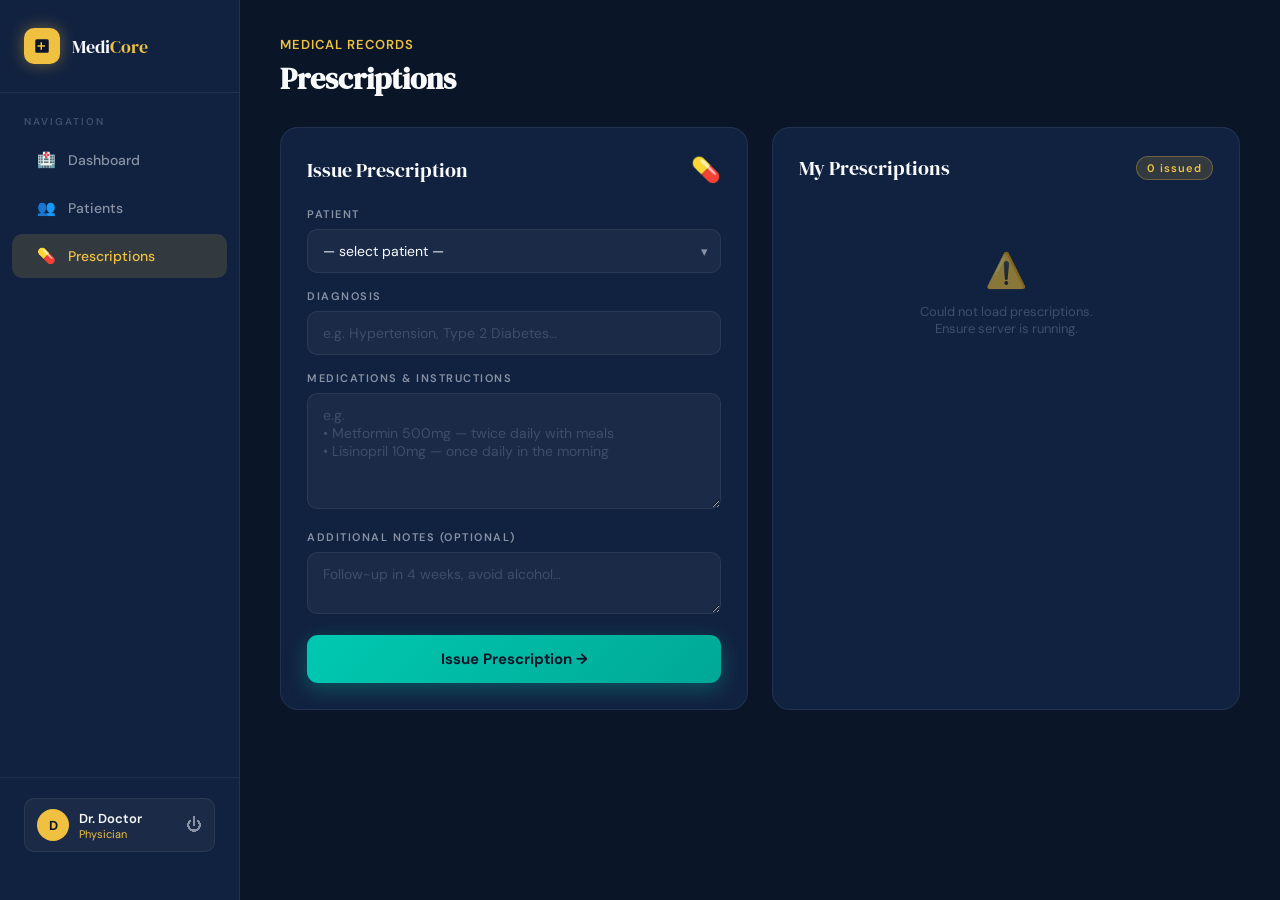
<file: target/classes/static/prescriptions.html>
<!DOCTYPE html>
<html lang="en">
<head>
  <meta charset="UTF-8"/>
  <meta name="viewport" content="width=device-width, initial-scale=1.0"/>
  <title>MediCore — Prescriptions</title>
  <link href="https://fonts.googleapis.com/css2?family=DM+Serif+Display:ital@0;1&family=DM+Sans:wght@300;400;500;600&display=swap" rel="stylesheet"/>
  <style>
    *, *::before, *::after { box-sizing: border-box; margin: 0; padding: 0; }
    :root {
      --navy: #0a1628; --navy-mid: #112240;
      --teal: #00c9b1; --teal-dark: #00a896; --teal-glow: rgba(0,201,177,0.15);
      --gold: #f0c040; --gold-glow: rgba(240,192,64,0.15);
      --red: #ff6b6b; --green: #56d9a0;
      --white: #f8fafc; --muted: #8892a4; --muted2: #3d4f6b;
      --border: rgba(255,255,255,0.07); --sidebar-w: 240px;
    }
    html, body { height: 100%; background: var(--navy); color: var(--white); font-family: 'DM Sans', sans-serif; }

    .sidebar { position: fixed; top: 0; left: 0; bottom: 0; width: var(--sidebar-w); background: var(--navy-mid); border-right: 1px solid var(--border); display: flex; flex-direction: column; z-index: 100; padding: 28px 0; }
    .brand { display: flex; align-items: center; gap: 12px; padding: 0 24px 28px; border-bottom: 1px solid var(--border); }
    .brand-icon { width: 36px; height: 36px; background: var(--gold); border-radius: 10px; display: flex; align-items: center; justify-content: center; box-shadow: 0 0 16px rgba(240,192,64,0.4); }
    .brand-icon svg { width: 18px; height: 18px; fill: var(--navy); }
    .brand-name { font-family: 'DM Serif Display', serif; font-size: 18px; }
    .brand-name span { color: var(--gold); }
    .nav-label { padding: 22px 24px 8px; font-size: 10px; font-weight: 600; letter-spacing: 2px; text-transform: uppercase; color: var(--muted2); }
    .nav-item { display: flex; align-items: center; gap: 12px; padding: 12px 24px; margin: 2px 12px; border-radius: 10px; font-size: 14px; font-weight: 500; color: var(--muted); cursor: pointer; transition: all 0.2s; text-decoration: none; }
    .nav-item:hover { background: rgba(255,255,255,0.05); color: var(--white); }
    .nav-item.active { background: var(--gold-glow); color: var(--gold); }
    .nav-icon { font-size: 15px; width: 20px; text-align: center; }
    .sidebar-footer { margin-top: auto; padding: 20px 24px; border-top: 1px solid var(--border); }
    .user-chip { display: flex; align-items: center; gap: 10px; padding: 10px 12px; background: rgba(255,255,255,0.04); border-radius: 10px; border: 1px solid var(--border); }
    .user-av { width: 32px; height: 32px; border-radius: 50%; background: var(--gold); display: flex; align-items: center; justify-content: center; font-size: 13px; font-weight: 700; color: var(--navy); flex-shrink: 0; }
    .user-info { flex: 1; min-width: 0; }
    .user-name { font-size: 13px; font-weight: 600; white-space: nowrap; overflow: hidden; text-overflow: ellipsis; }
    .user-role { font-size: 11px; color: var(--gold); }
    .logout-btn { background: none; border: none; color: var(--muted); cursor: pointer; font-size: 16px; transition: color 0.2s; }
    .logout-btn:hover { color: var(--red); }

    .main { margin-left: var(--sidebar-w); min-height: 100vh; padding: 36px 40px; }
    @keyframes fadeUp { from { opacity: 0; transform: translateY(14px); } to { opacity: 1; transform: none; } }
    .page-header { margin-bottom: 28px; animation: fadeUp 0.5s 0.05s both; }
    .page-greeting { font-size: 13px; color: var(--gold); font-weight: 600; letter-spacing: 1px; text-transform: uppercase; margin-bottom: 5px; }
    .page-title { font-family: 'DM Serif Display', serif; font-size: 30px; }

    .grid2 { display: grid; grid-template-columns: 1fr 1fr; gap: 24px; }

    .card { background: var(--navy-mid); border: 1px solid var(--border); border-radius: 18px; padding: 26px; animation: fadeUp 0.5s 0.1s both; }
    .card-head { display: flex; align-items: center; justify-content: space-between; margin-bottom: 22px; }
    .card-title { font-family: 'DM Serif Display', serif; font-size: 20px; }
    .badge { font-size: 11px; font-weight: 600; letter-spacing: 1px; padding: 4px 10px; border-radius: 100px; }
    .badge-gold { background: var(--gold-glow); color: var(--gold); border: 1px solid rgba(240,192,64,0.3); }
    .badge-teal { background: var(--teal-glow); color: var(--teal); border: 1px solid rgba(0,201,177,0.3); }

    /* Form */
    .field { margin-bottom: 16px; }
    .field label { display: block; font-size: 11px; font-weight: 600; letter-spacing: 1.5px; text-transform: uppercase; color: var(--muted); margin-bottom: 8px; }
    .field input, .field textarea, .field select {
      width: 100%; padding: 12px 15px;
      background: rgba(255,255,255,0.04); border: 1px solid var(--border);
      border-radius: 10px; color: var(--white); font-family: 'DM Sans', sans-serif;
      font-size: 14px; outline: none; transition: all 0.2s; resize: vertical; appearance: none;
    }
    .field input:focus, .field textarea:focus, .field select:focus { border-color: var(--teal); background: rgba(0,201,177,0.04); box-shadow: 0 0 0 3px rgba(0,201,177,0.1); }
    .field input::placeholder, .field textarea::placeholder { color: var(--muted2); }
    .field input.error, .field select.error, .field textarea.error { border-color: var(--red) !important; }
    .field select option { background: var(--navy-mid); }
    .select-wrap { position: relative; }
    .select-wrap::after { content: '▾'; position: absolute; right: 13px; top: 50%; transform: translateY(-50%); color: var(--muted); pointer-events: none; font-size: 13px; }

    .btn-submit { width: 100%; padding: 14px; border: none; border-radius: 11px; background: linear-gradient(135deg, var(--teal), var(--teal-dark)); color: var(--navy); font-family: 'DM Sans', sans-serif; font-size: 15px; font-weight: 700; cursor: pointer; transition: all 0.25s; box-shadow: 0 6px 20px rgba(0,201,177,0.3); }
    .btn-submit:hover { transform: translateY(-2px); box-shadow: 0 10px 28px rgba(0,201,177,0.4); }
    .btn-submit:active { transform: none; }
    .btn-submit:disabled { opacity: 0.5; cursor: not-allowed; transform: none; }

    /* Rx card list */
    .rx-list { display: flex; flex-direction: column; gap: 13px; max-height: 580px; overflow-y: auto; }
    .rx-list::-webkit-scrollbar { width: 4px; }
    .rx-list::-webkit-scrollbar-thumb { background: var(--muted2); border-radius: 4px; }

    .rx-card { background: rgba(255,255,255,0.03); border: 1px solid var(--border); border-radius: 13px; padding: 16px 18px; position: relative; overflow: hidden; transition: background 0.2s; }
    .rx-card::before { content:''; position:absolute; top:0; left:0; bottom:0; width:3px; background: var(--teal); border-radius: 3px 0 0 3px; }
    .rx-card:hover { background: rgba(0,201,177,0.04); border-color: rgba(0,201,177,0.2); }

    .rx-top { display: flex; align-items: flex-start; justify-content: space-between; margin-bottom: 8px; gap: 10px; }
    .rx-patient { font-size: 15px; font-weight: 700; }
    .rx-date { font-size: 11px; color: var(--muted); margin-top: 2px; }
    .rx-doctor-badge { font-size: 11px; padding: 3px 9px; border-radius: 100px; background: var(--gold-glow); color: var(--gold); border: 1px solid rgba(240,192,64,0.25); white-space: nowrap; }

    .rx-diag { font-size: 13px; font-weight: 600; color: var(--teal); margin-bottom: 8px; }
    .rx-meds-label { font-size: 10px; font-weight: 600; text-transform: uppercase; letter-spacing: 1px; color: var(--muted2); margin-bottom: 4px; }
    .rx-meds { font-size: 13px; color: var(--muted); line-height: 1.65; white-space: pre-wrap; }
    .rx-notes { font-size: 12px; color: var(--muted2); margin-top: 8px; font-style: italic; }

    .empty-state { text-align: center; padding: 44px 16px; color: var(--muted2); }
    .empty-icon { font-size: 34px; margin-bottom: 10px; opacity: 0.5; }
    .empty-state p { font-size: 13px; }

    .toast { position: fixed; bottom: 28px; right: 28px; background: var(--navy-mid); border: 1px solid var(--teal); color: var(--white); padding: 14px 20px; border-radius: 12px; font-size: 14px; box-shadow: 0 8px 32px rgba(0,0,0,0.5); display: flex; align-items: center; gap: 10px; transform: translateY(24px); opacity: 0; transition: all 0.35s cubic-bezier(.22,1,.36,1); z-index: 999; }
    .toast.show { transform: none; opacity: 1; }
    .toast.err { border-color: var(--red); }
  </style>
</head>
<body>

<div class="sidebar">
  <div class="brand">
    <div class="brand-icon"><svg viewBox="0 0 24 24"><path d="M19 3H5a2 2 0 00-2 2v14a2 2 0 002 2h14a2 2 0 002-2V5a2 2 0 00-2-2zm-7 14h-2v-4H6v-2h4V7h2v4h4v2h-4v4z"/></svg></div>
    <div class="brand-name">Medi<span>Core</span></div>
  </div>
  <div class="nav-label">Navigation</div>
  <a class="nav-item" href="doctor-dashboard.html"><span class="nav-icon">🏥</span>Dashboard</a>
  <a class="nav-item" href="patients.html"><span class="nav-icon">👥</span>Patients</a>
  <a class="nav-item active" href="#"><span class="nav-icon">💊</span>Prescriptions</a>
  <div class="sidebar-footer">
    <div class="user-chip">
      <div class="user-av" id="sidebarAv">D</div>
      <div class="user-info">
        <div class="user-name" id="sidebarName">Doctor</div>
        <div class="user-role">Physician</div>
      </div>
      <button class="logout-btn" onclick="logout()">⏻</button>
    </div>
  </div>
</div>

<div class="main">
  <div class="page-header">
    <div class="page-greeting">Medical Records</div>
    <h1 class="page-title">Prescriptions</h1>
  </div>

  <div class="grid2">
    <!-- Create Form -->
    <div class="card">
      <div class="card-head">
        <div class="card-title">Issue Prescription</div>
        <span style="font-size:24px">💊</span>
      </div>

      <div class="field">
        <label>Patient</label>
        <div class="select-wrap">
          <select id="rxPatient">
            <option value="">— select patient —</option>
          </select>
        </div>
      </div>

      <div class="field">
        <label>Diagnosis</label>
        <input type="text" id="rxDiagnosis" placeholder="e.g. Hypertension, Type 2 Diabetes…"/>
      </div>

      <div class="field">
        <label>Medications &amp; Instructions</label>
        <textarea id="rxMeds" rows="5" placeholder="e.g.&#10;• Metformin 500mg — twice daily with meals&#10;• Lisinopril 10mg — once daily in the morning"></textarea>
      </div>

      <div class="field">
        <label>Additional Notes (optional)</label>
        <textarea id="rxNotes" rows="2" placeholder="Follow-up in 4 weeks, avoid alcohol…"></textarea>
      </div>

      <button class="btn-submit" id="submitBtn" onclick="submitRx()">Issue Prescription →</button>
    </div>

    <!-- Prescriptions issued by this doctor -->
    <div class="card" style="animation-delay:0.15s">
      <div class="card-head">
        <div class="card-title">My Prescriptions</div>
        <span class="badge badge-gold" id="rxBadge">0 issued</span>
      </div>
      <div class="rx-list" id="rxList">
        <div class="empty-state"><div class="empty-icon">⏳</div><p>Loading…</p></div>
      </div>
    </div>
  </div>
</div>

<div class="toast" id="toast"><span id="toastIcon">✅</span>&nbsp;<span id="toastMsg">Done</span></div>

<script>
  const API = 'http://localhost:8089/api';
  const doctorName = localStorage.getItem('userName') || 'Doctor';

  document.getElementById('sidebarName').textContent = 'Dr. ' + doctorName;
  document.getElementById('sidebarAv').textContent = doctorName.charAt(0).toUpperCase();

  function logout() { localStorage.clear(); window.location.href = 'login.html'; }

  function showToast(msg, isErr = false) {
    document.getElementById('toastIcon').textContent = isErr ? '❌' : '✅';
    document.getElementById('toastMsg').textContent = msg;
    const t = document.getElementById('toast');
    t.classList.toggle('err', isErr);
    t.classList.add('show');
    setTimeout(() => t.classList.remove('show'), 3500);
  }

  // Read ?patient= from URL (set when clicking Prescribe on dashboard)
  const urlPatient = decodeURIComponent(new URLSearchParams(window.location.search).get('patient') || '');

  // Load patient dropdown from backend, then auto-select if URL param present
  async function loadPatients() {
    try {
      const res = await fetch(`${API}/patients`);
      const patients = await res.json();
      const sel = document.getElementById('rxPatient');
      sel.innerHTML = '<option value="">— select patient —</option>';
      patients.forEach(p => {
        const opt = document.createElement('option');
        opt.value = p.name;
        opt.textContent = p.name;
        sel.appendChild(opt);
      });
      // Auto-select patient passed from dashboard
      if (urlPatient) {
        sel.value = urlPatient;
        sel.classList.remove('error');
      }
    } catch(e) {}
  }

  // Load prescriptions from backend for this doctor
  async function loadPrescriptions() {
    try {
      const res = await fetch(`${API}/doctorPrescriptions/${encodeURIComponent(doctorName)}`);
      const rxList = await res.json();
      renderRx(rxList);
    } catch(e) {
      document.getElementById('rxList').innerHTML = `<div class="empty-state"><div class="empty-icon">⚠️</div><p>Could not load prescriptions.<br/>Ensure server is running.</p></div>`;
    }
  }

  function renderRx(list) {
    document.getElementById('rxBadge').textContent = `${list.length} issued`;
    const container = document.getElementById('rxList');
    if (!list.length) {
      container.innerHTML = `<div class="empty-state"><div class="empty-icon">📋</div><p>No prescriptions issued yet.<br/>Use the form to create one.</p></div>`;
      return;
    }
    container.innerHTML = '';
    [...list].reverse().forEach((rx, i) => {
      const div = document.createElement('div');
      div.className = 'rx-card';
      div.style.animation = `fadeUp 0.4s ${i * 0.06}s both`;
      div.innerHTML = `
        <div class="rx-top">
          <div>
            <div class="rx-patient">${rx.patientName}</div>
            <div class="rx-date">${rx.date || 'Today'}</div>
          </div>
          <span class="rx-doctor-badge">Dr. ${rx.doctorName}</span>
        </div>
        <div class="rx-diag">🔬 ${rx.diagnosis}</div>
        <div class="rx-meds-label">Medications</div>
        <div class="rx-meds">${rx.medicines}</div>
        ${rx.notes ? `<div class="rx-notes">📝 ${rx.notes}</div>` : ''}
      `;
      container.appendChild(div);
    });
  }

  async function submitRx() {
    const patientName = document.getElementById('rxPatient').value;
    const diagnosis   = document.getElementById('rxDiagnosis').value.trim();
    const medicines   = document.getElementById('rxMeds').value.trim();
    const notes       = document.getElementById('rxNotes').value.trim();

    // Validate
    let valid = true;
    ['rxPatient','rxDiagnosis','rxMeds'].forEach(id => {
      const el = document.getElementById(id);
      if (!el.value.trim()) { el.classList.add('error'); valid = false; }
      else el.classList.remove('error');
    });
    if (!valid) { showToast('Please fill in all required fields', true); return; }

    const btn = document.getElementById('submitBtn');
    btn.disabled = true;
    btn.textContent = 'Issuing…';

    try {
      const today = new Date().toLocaleDateString('en-US',{weekday:'short',month:'short',day:'numeric',year:'numeric'});
      const res = await fetch(`${API}/prescriptions`, {
        method: 'POST',
        headers: { 'Content-Type': 'application/json' },
        body: JSON.stringify({ patientName, doctorName, diagnosis, medicines, notes, date: today })
      });

      if (res.ok || res.status === 200) {
        showToast(`Prescription issued for ${patientName} — returning to dashboard…`);
        await loadPrescriptions();
        // Redirect back to dashboard after 1.8s so doctor sees updated schedule immediately
        setTimeout(() => { window.location.href = 'doctor-dashboard.html'; }, 1800);
      } else {
        showToast('Server returned an error', true);
      }
    } catch(e) {
      showToast('Cannot reach server. Is Spring Boot running on port 8080?', true);
    } finally {
      btn.disabled = false;
      btn.textContent = 'Issue Prescription →';
    }
  }

  // Clear error on input
  ['rxPatient','rxDiagnosis','rxMeds'].forEach(id => {
    document.getElementById(id).addEventListener('input', function() { this.classList.remove('error'); });
    document.getElementById(id).addEventListener('change', function() { this.classList.remove('error'); });
  });

  loadPatients();
  loadPrescriptions();
</script>
</body>
</html>
</file>
<file: target/surefire-reports/testng-reports1.css>
body {
    background-color: whitesmoke;
    margin: 0 0 5px 5px;
}
ul {
     margin-top: 10px;
     margin-left:-10px;
}
 li {
     font-family: "Helvetica Neue", Helvetica, Arial, sans-serif;
     padding:5px 5px;
 }
 a {
     text-decoration: none;
     color: black;
     font-size: 14px;
 }

 a:hover {
    color:black ;
    text-decoration: underline;
 }

 .navigator-selected {
     /* #ffa500; Mouse hover color after click Orange.*/
     background:#027368
 }

 .wrapper {
     position: absolute;
     top: 60px;
     bottom: 0;
     left: 400px;
     right: 0;
     margin-right:9px;
     overflow: auto;/*imortant*/
 }

 .navigator-root {
     position: absolute;
     top: 60px;
     bottom: 0;
     left: 0;
     width: 400px;
     overflow-y: auto;/*important*/
 }

 .suite {
     margin: -5px 10px 10px 5px;
     background-color: whitesmoke ;/*Colour of the left bside box*/
 }

 .suite-name {
     font-size: 24px;
     font-family: "Helvetica Neue", Helvetica, Arial, sans-serif;/*All TEST SUITE*/
     color: white;
 }

 .main-panel-header {
     padding: 5px;
     background-color: #027368; /*afeeee*/;
     font-family: "Helvetica Neue", Helvetica, Arial, sans-serif;
     color:white;
     font-size: 18px;
 }

 .main-panel-content {
     padding: 5px;
     margin-bottom: 10px;
     background-color: #CCD0D1; /*d0ffff*/; /*Belongs to backGround of rightSide boxes*/
 }

 .rounded-window {
     border-style: dotted;
     border-width: 1px;/*Border of left Side box*/
     background-color: whitesmoke;
     border-radius: 10px;
 }

 .rounded-window-top {
     border-top-right-radius: 10px 10px;
     border-top-left-radius: 10px 10px;
     border-style: solid;
     border-width: 1px;
     overflow: auto;/*Top of RightSide box*/
 }

 .light-rounded-window-top {
     background-color: #027368;
     padding-left:120px;
     border-radius: 10px;

 }

 .rounded-window-bottom {
     border-bottom-right-radius: 10px 10px;
     border-bottom-left-radius: 10px 10px;
     overflow: auto;/*Bottom of rightSide box*/
 }

 .method-name {
     font-size: 14px;
     font-family: "Helvetica Neue", Helvetica, Arial, sans-serif;
     font-weight: bold;
 }

 .method-content {
     border-style: solid;
     border-width: 0 0 1px 0;
     margin-bottom: 10px;
     padding-bottom: 5px;
     width: 100%;
 }

 .parameters {
     font-size: 14px;
     font-family: "Helvetica Neue", Helvetica, Arial, sans-serif;
 }

 .stack-trace {
     white-space: pre;
     font-family: "Helvetica Neue", Helvetica, Arial, sans-serif;
     font-size: 12px;
     font-weight: bold;
     margin-top: 0;
     margin-left: 20px; /*Error Stack Trace Message*/
 }

 .testng-xml {
    font-family: "Helvetica Neue", Helvetica, Arial, sans-serif;
 }

 .method-list-content {
     margin-left: 10px;
 }

 .navigator-suite-content {
     margin-left: 10px;
     font: 12px 'Lucida Grande';
 }

 .suite-section-title {
     font-family: "Helvetica Neue", Helvetica, Arial, sans-serif;
     font-size: 14px;
     font-weight:bold;
     background-color: #8C8887;
     margin-left: -10px;
     margin-top:10px;
     padding:6px;
 }

 .suite-section-content {
     list-style-image: url(bullet_point.png);
     background-color: whitesmoke;
     font-family: "Helvetica Neue", Helvetica, Arial, sans-serif;
     overflow: hidden;
 }

 .top-banner-root {
     position: absolute;
     top: 0;
     height: 45px;
     left: 0;
     right: 0;
     padding: 5px;
     margin: 0 0 5px 0;
     background-color: #027368;
     font-family: "Helvetica Neue", Helvetica, Arial, sans-serif;
     font-size: 18px;
     color: #fff;
     text-align: center;/*Belongs to the Top of Report*//*Status: - Completed*/
 }

 .top-banner-title-font {
     font-size: 25px;
     font-family: "Helvetica Neue", Helvetica, Arial, sans-serif;
     padding: 3px;
     float: right;
 }

 .test-name {
     font-family: "Helvetica Neue", Helvetica, Arial, sans-serif;
     font-size: 16px;
 }

 .suite-icon {
     padding: 5px;
     float: right;
     height: 20px;
 }

 .test-group {
     font: 20px 'Lucida Grande';
     margin: 5px 5px 10px 5px;
     border-width: 0 0 1px 0;
     border-style: solid;
     padding: 5px;
 }

 .test-group-name {
     font-weight: bold;
 }

 .method-in-group {
     font-size: 16px;
     margin-left: 80px;
 }

 table.google-visualization-table-table {
     width: 100%;
 }

 .reporter-method-name {
     font-size: 14px;
     font-family: "Helvetica Neue", Helvetica, Arial, sans-serif;
 }

 .reporter-method-output-div {
     padding: 5px;
     margin: 0 0 5px 20px;
     font-size: 12px;
     font-family: "Helvetica Neue", Helvetica, Arial, sans-serif;
     border-width: 0 0 0 1px;
     border-style: solid;
 }

 .ignored-class-div {
     font-size: 14px;
     font-family: "Helvetica Neue", Helvetica, Arial, sans-serif;
 }

 .ignored-methods-div {
     padding: 5px;
     margin: 0 0 5px 20px;
     font-size: 12px;
     font-family: "Helvetica Neue", Helvetica, Arial, sans-serif;
     border-width: 0 0 0 1px;
     border-style: solid;
 }

 .border-failed {
    border-radius:2px;
     border-style: solid;
     border-width: 0 0 0 10px;
     border-color: #F20505;
 }

 .border-skipped {
     border-radius:2px;
     border-style: solid;
     border-width: 0 0 0 10px;
     border-color: #F2BE22;
 }

 .border-passed {
     border-radius:2px;
     border-style: solid;
     border-width: 0 0 0 10px;
     border-color: #038C73;
 }

 .times-div {
     text-align: center;
     padding: 5px;
 }

 .suite-total-time {
     font: 16px 'Lucida Grande';
 }

 .configuration-suite {
     margin-left: 20px;
 }

 .configuration-test {
     margin-left: 40px;
 }

 .configuration-class {
     margin-left: 60px;
 }

 .configuration-method {
     margin-left: 80px;
 }

 .test-method {
     margin-left: 100px;
 }

 .chronological-class {
     background-color: #CCD0D1;
     border-width: 0 0 1px 1px;/*Chronological*/
 }

 .method-start {
     float: right;
 }

 .chronological-class-name {
     padding: 0 0 0 5px;
     margin-top:5px;
     font-family: "Helvetica Neue", Helvetica, Arial, sans-serif;
     color: #008;
 }

 .after, .before, .test-method {
     font-family: "Helvetica Neue", Helvetica, Arial, sans-serif;
     font-size: 14px;
     margin-top:5px;
 }

 .navigator-suite-header {
     font-size: 18px;
     margin: 0px 10px 10px 5px;
     padding: 5px;
     border-radius: 10px;
     background-color: #027368;
     color: white;
     font-weight:bold;
     font-family: "Helvetica Neue", Helvetica, Arial, sans-serif;
     text-align: center; /*All Suites on top of left box*//*Status: -Completed*/
 }

 .collapse-all-icon {
     padding: 3px;
     float: right;
 }
 .button{
    position: absolute;
    margin-left:500px;
    margin-top:8px;
    background-color: white;
    color:#027368;
    font-family: "Helvetica Neue", Helvetica, Arial, sans-serif;
    font-weight:bold;
    border-color:#027368;
    border-radius:25px;
    cursor: pointer;
    height:30px;
    width:150px;
    outline: none;
}
/*Author: - Akhil Gullapalli*/
</file>
<file: target/surefire-reports/testng-reports.css>
body {
    margin: 0 0 5px 5px;
}

ul {
    margin: 0;
}

li {
    list-style-type: none;
}

a {
    text-decoration: none;
}

a:hover {
    text-decoration: underline;
}

.navigator-selected {
    background: #ffa500;
}

.wrapper {
    position: absolute;
    top: 60px;
    bottom: 0;
    left: 400px;
    right: 0;
    overflow: auto;
}

.navigator-root {
    position: absolute;
    top: 60px;
    bottom: 0;
    left: 0;
    width: 400px;
    overflow-y: auto;
}

.suite {
    margin: 0 10px 10px 0;
    background-color: #fff8dc;
}

.suite-name {
    padding-left: 10px;
    font-size: 25px;
    font-family: Times, sans-serif;
}

.main-panel-header {
    padding: 5px;
    background-color: #9FB4D9; /*afeeee*/;
    font-family: monospace;
    font-size: 18px;
}

.main-panel-content {
    padding: 5px;
    margin-bottom: 10px;
    background-color: #DEE8FC; /*d0ffff*/;
}

.rounded-window {
    border-radius: 10px;
    border-style: solid;
    border-width: 1px;
}

.rounded-window-top {
    border-top-right-radius: 10px 10px;
    border-top-left-radius: 10px 10px;
    border-style: solid;
    border-width: 1px;
    overflow: auto;
}

.light-rounded-window-top {
    border-top-right-radius: 10px 10px;
    border-top-left-radius: 10px 10px;
}

.rounded-window-bottom {
    border-style: solid;
    border-width: 0 1px 1px 1px;
    border-bottom-right-radius: 10px 10px;
    border-bottom-left-radius: 10px 10px;
    overflow: auto;
}

.method-name {
    font-size: 12px;
    font-family: monospace;
}

.method-content {
    border-style: solid;
    border-width: 0 0 1px 0;
    margin-bottom: 10px;
    padding-bottom: 5px;
    width: 80%;
}

.parameters {
    font-size: 14px;
    font-family: monospace;
}

.stack-trace {
    white-space: pre;
    font-family: monospace;
    font-size: 12px;
    font-weight: bold;
    margin-top: 0;
    margin-left: 20px;
}

.testng-xml {
    font-family: monospace;
}

.method-list-content {
    margin-left: 10px;
}

.navigator-suite-content {
    margin-left: 10px;
    font: 12px 'Lucida Grande';
}

.suite-section-title {
    margin-top: 10px;
    width: 80%;
    border-style: solid;
    border-width: 1px 0 0 0;
    font-family: Times, sans-serif;
    font-size: 18px;
    font-weight: bold;
}

.suite-section-content {
    list-style-image: url(bullet_point.png);
}

.top-banner-root {
    position: absolute;
    top: 0;
    height: 45px;
    left: 0;
    right: 0;
    padding: 5px;
    margin: 0 0 5px 0;
    background-color: #0066ff;
    font-family: Times, sans-serif;
    color: #fff;
    text-align: center;
}
.button{
    position: absolute;
    margin-left:500px;
    margin-top:8px;
    background-color: white;
    color:#0066ff;
    font-family: "Helvetica Neue", Helvetica, Arial, sans-serif;
    font-weight:bold;
    border-color:#0066ff ;
    border-radius:25px;
    cursor: pointer;
    height:30px;
    width:150px;
    outline:none;

}

.top-banner-title-font {
    font-size: 25px;
}

.test-name {
    font-family: 'Lucida Grande', sans-serif;
    font-size: 16px;
}

.suite-icon {
    padding: 5px;
    float: right;
    height: 20px;
}

.test-group {
    font: 20px 'Lucida Grande';
    margin: 5px 5px 10px 5px;
    border-width: 0 0 1px 0;
    border-style: solid;
    padding: 5px;
}

.test-group-name {
    font-weight: bold;
}

.method-in-group {
    font-size: 16px;
    margin-left: 80px;
}

table.google-visualization-table-table {
    width: 100%;
}

.reporter-method-name {
    font-size: 14px;
    font-family: monospace;
}

.reporter-method-output-div {
    padding: 5px;
    margin: 0 0 5px 20px;
    font-size: 12px;
    font-family: monospace;
    border-width: 0 0 0 1px;
    border-style: solid;
}

.ignored-class-div {
    font-size: 14px;
    font-family: monospace;
}

.ignored-methods-div {
    padding: 5px;
    margin: 0 0 5px 20px;
    font-size: 12px;
    font-family: monospace;
    border-width: 0 0 0 1px;
    border-style: solid;
}

.border-failed {
    border-top-left-radius: 10px 10px;
    border-bottom-left-radius: 10px 10px;
    border-style: solid;
    border-width: 0 0 0 10px;
    border-color: #f00;
}

.border-skipped {
    border-top-left-radius: 10px 10px;
    border-bottom-left-radius: 10px 10px;
    border-style: solid;
    border-width: 0 0 0 10px;
    border-color: #edc600;
}

.border-passed {
    border-top-left-radius: 10px 10px;
    border-bottom-left-radius: 10px 10px;
    border-style: solid;
    border-width: 0 0 0 10px;
    border-color: #19f52d;
}

.times-div {
    text-align: center;
    padding: 5px;
}

.suite-total-time {
    font: 16px 'Lucida Grande';
}

.configuration-suite {
    margin-left: 20px;
}

.configuration-test {
    margin-left: 40px;
}

.configuration-class {
    margin-left: 60px;
}

.configuration-method {
    margin-left: 80px;
}

.test-method {
    margin-left: 100px;
}

.chronological-class {
    background-color: skyblue;
    border-style: solid;
    border-width: 0 0 1px 1px;
}

.method-start {
    float: right;
}

.chronological-class-name {
    padding: 0 0 0 5px;
    color: #008;
}

.after, .before, .test-method {
    font-family: monospace;
    font-size: 14px;
}

.navigator-suite-header {
    font-size: 22px;
    margin: 0 10px 5px 0;
    background-color: #deb887;
    text-align: center;
}

.collapse-all-icon {
    padding: 5px;
    float: right;
}
/*retro Theme*/
</file>
